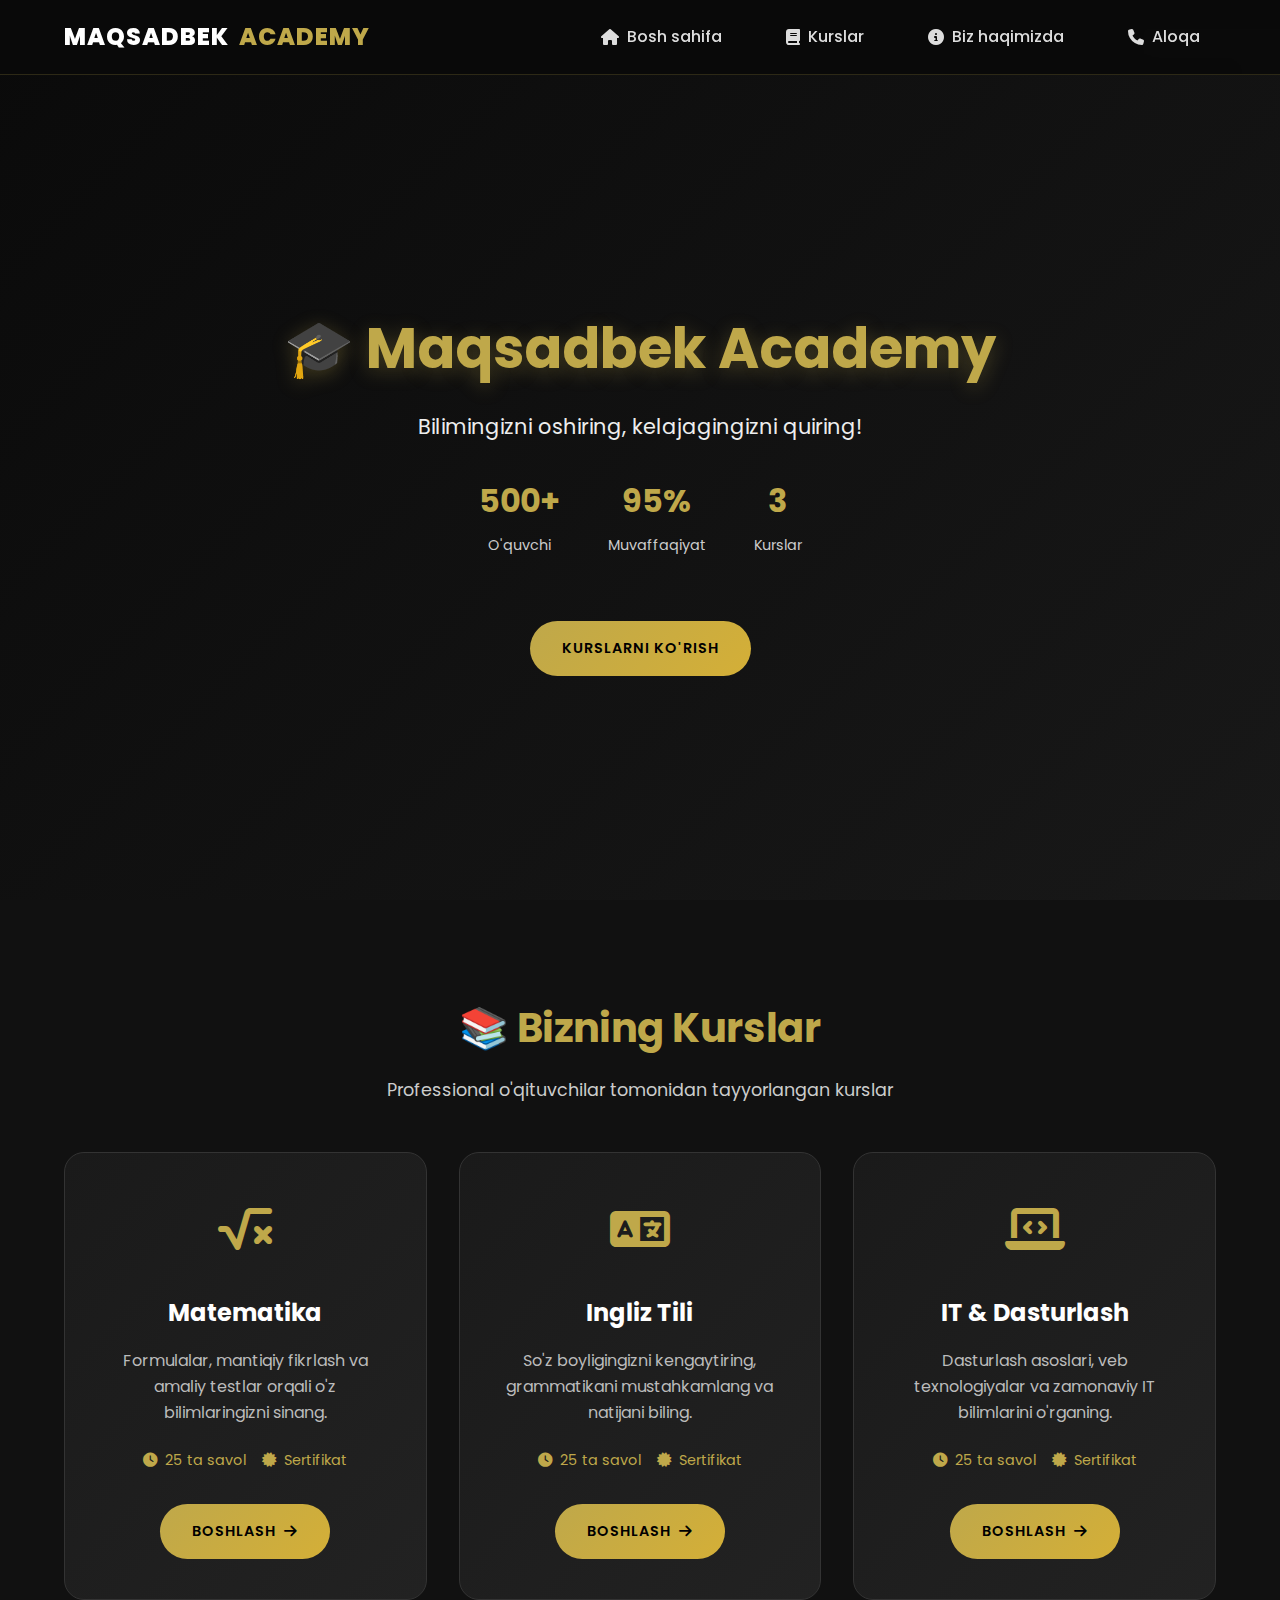
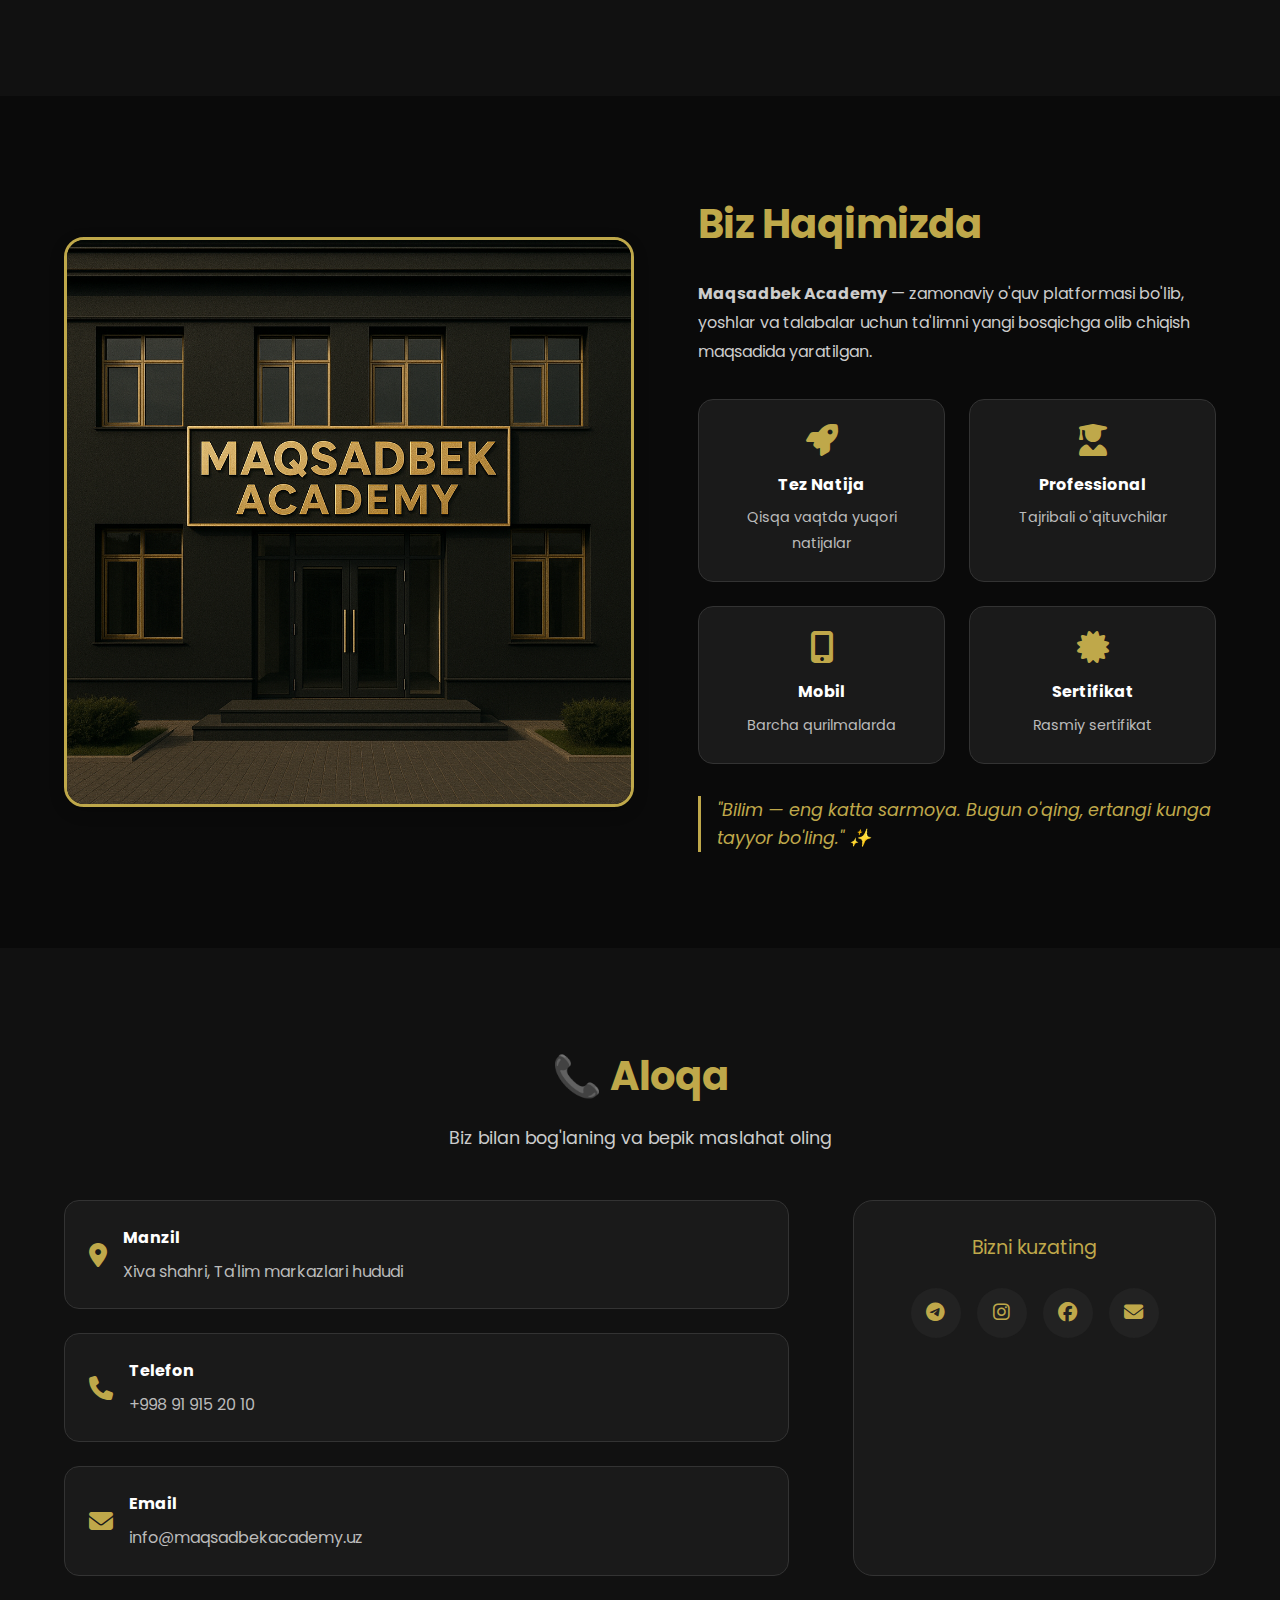
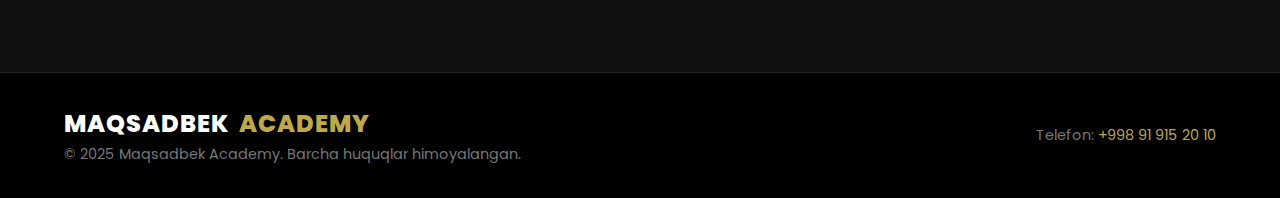
<file: Desktop/maqsadbek/index.html>
<!DOCTYPE html>
<html lang="uz">
<head>
  <meta charset="UTF-8" />
  <meta name="viewport" content="width=device-width, initial-scale=1.0"/>
  <title>Maqsadbek Academy</title>
  <link href="https://fonts.googleapis.com/css2?family=Poppins:wght@300;500;700;800&display=swap" rel="stylesheet">
  <link rel="stylesheet" href="https://cdnjs.cloudflare.com/ajax/libs/font-awesome/6.4.0/css/all.min.css">
  <link rel="stylesheet" href="style.css">
</head>
<body class="dark-theme">

  <!-- ===== NAVBAR ===== -->
  <header class="navbar">
    <div class="logo"><span>Maqsadbek</span> Academy</div>

    <button class="hamburger" id="hamburger" aria-label="Menyu">
      <span class="hamburger-box">
        <span class="hamburger-inner"></span>
      </span>
    </button>

    <nav id="primary-nav" class="nav-links">
      <a href="#hero"><i class="fas fa-home"></i> Bosh sahifa</a>
      <a href="#courses"><i class="fas fa-book"></i> Kurslar</a>
      <a href="#about"><i class="fas fa-info-circle"></i> Biz haqimizda</a>
      <a href="#contact"><i class="fas fa-phone"></i> Aloqa</a>
    </nav>
  </header>

  <!-- ===== HERO SECTION ===== -->
  <section class="hero" id="hero">
    <div class="overlay"></div>
    <div class="hero-content">
      <h1 class="fade-in">🎓 Maqsadbek Academy</h1>
      <p class="fade-in-delay">Bilimingizni oshiring, kelajagingizni quiring!</p>
<!-- ... avvalgi kodlar ... -->

<div class="hero-stats">
  <div class="stat">
    <h3>500+</h3>
    <p>O'quvchi</p>
  </div>
  <div class="stat">
    <h3>95%</h3>
    <p>Muvaffaqiyat</p>
  </div>
  <div class="stat">
    <h3>3</h3>  <!-- 2 dan 3 ga o'zgartirildi -->
    <p>Kurslar</p>
  </div>
</div>

<!-- ... qolgan kodlar ... -->
      <a href="#courses" class="btn gold-btn pulse">Kurslarni ko'rish</a>
    </div>
  </section>

  <!-- ===== COURSES SECTION ===== -->
  <section class="courses-section" id="courses">
    <div class="section-header">
      <h2>📚 Bizning Kurslar</h2>
      <p>Professional o'qituvchilar tomonidan tayyorlangan kurslar</p>
    </div>
    <div class="course-container">
      <div class="course-card">
        <div class="course-icon">
          <i class="fas fa-square-root-alt"></i>
        </div>
        <h3>Matematika</h3>
        <p>Formulalar, mantiqiy fikrlash va amaliy testlar orqali o'z bilimlaringizni sinang.</p>
        <div class="course-features">
          <span><i class="fas fa-clock"></i> 25 ta savol</span>
          <span><i class="fas fa-certificate"></i> Sertifikat</span>
        </div>
        <a href="math.html" class="btn gold-btn">Boshlash <i class="fas fa-arrow-right"></i></a>
      </div>

      <div class="course-card">
        <div class="course-icon">
          <i class="fas fa-language"></i>
        </div>
        <h3>Ingliz Tili</h3>
        <p>So'z boyligingizni kengaytiring, grammatikani mustahkamlang va natijani biling.</p>
        <div class="course-features">
          <span><i class="fas fa-clock"></i> 25 ta savol</span>
          <span><i class="fas fa-certificate"></i> Sertifikat</span>
        </div>
        <a href="english.html" class="btn gold-btn">Boshlash <i class="fas fa-arrow-right"></i></a>
      </div>

      <div class="course-card">
        <div class="course-icon">
          <i class="fas fa-laptop-code"></i>
        </div>
        <h3>IT & Dasturlash</h3>
        <p>Dasturlash asoslari, veb texnologiyalar va zamonaviy IT bilimlarini o'rganing.</p>
        <div class="course-features">
          <span><i class="fas fa-clock"></i> 25 ta savol</span>
          <span><i class="fas fa-certificate"></i> Sertifikat</span>
        </div>
        <a href="it.html" class="btn gold-btn">Boshlash <i class="fas fa-arrow-right"></i></a>
      </div>
    </div>
  </section>

  <!-- ===== ABOUT SECTION ===== -->
  <section id="about" class="about-section">
    <div class="about-container">
      <div class="about-image">
        <img src="rasm (2).png" alt="Maqsadbek Academy" />
      </div>
      <div class="about-text">
        <h2>Biz Haqimizda</h2>
        <p>
          <strong>Maqsadbek Academy</strong> — zamonaviy o'quv platformasi bo'lib, 
          yoshlar va talabalar uchun ta'limni yangi bosqichga olib chiqish maqsadida yaratilgan.
        </p>
        
        <div class="features-grid">
          <div class="feature">
            <i class="fas fa-rocket"></i>
            <h4>Tez Natija</h4>
            <p>Qisqa vaqtda yuqori natijalar</p>
          </div>
          <div class="feature">
            <i class="fas fa-user-graduate"></i>
            <h4>Professional</h4>
            <p>Tajribali o'qituvchilar</p>
          </div>
          <div class="feature">
            <i class="fas fa-mobile-alt"></i>
            <h4>Mobil</h4>
            <p>Barcha qurilmalarda</p>
          </div>
          <div class="feature">
            <i class="fas fa-certificate"></i>
            <h4>Sertifikat</h4>
            <p>Rasmiy sertifikat</p>
          </div>
        </div>

        <blockquote class="about-quote">
          "Bilim — eng katta sarmoya. Bugun o'qing, ertangi kunga tayyor bo'ling." ✨
        </blockquote>
      </div>
    </div>
  </section>

  <!-- ===== CONTACT SECTION ===== -->
  <section id="contact" class="contact-section">
    <div class="section-header">
      <h2>📞 Aloqa</h2>
      <p>Biz bilan bog'laning va bepik maslahat oling</p>
    </div>
    
    <div class="contact-inner">
      <div class="contact-left">
        <div class="contact-cards">
          <div class="contact-card">
            <i class="fa-solid fa-location-dot"></i>
            <div>
              <h4>Manzil</h4>
              <p>Xiva shahri, Ta'lim markazlari hududi</p>
            </div>
          </div>

          <div class="contact-card">
            <i class="fa-solid fa-phone"></i>
            <div>
              <h4>Telefon</h4>
              <p><a href="tel:+998919152010">+998 91 915 20 10</a></p>
            </div>
          </div>

          <div class="contact-card">
            <i class="fa-solid fa-envelope"></i>
            <div>
              <h4>Email</h4>
              <p><a href="mailto:info@maqsadbekacademy.uz">info@maqsadbekacademy.uz</a></p>
            </div>
          </div>
        </div>
      </div>

      <div class="contact-right">
        <div class="social-box">
          <p class="follow">Bizni kuzating</p>
          <div class="socials">
            <a href="#" target="_blank"><i class="fa-brands fa-telegram"></i></a>
            <a href="https://instagram.com/6.saparboyevv" target="_blank"><i class="fa-brands fa-instagram"></i></a>
            <a href="#"><i class="fa-brands fa-facebook"></i></a>
            <a href="#"><i class="fa-solid fa-envelope"></i></a>
          </div>
        </div>
      </div>
    </div>
  </section>

  <!-- ===== FOOTER ===== -->
  <footer class="site-footer">
    <div class="footer-inner">
      <div class="f-left">
        <div class="logo"><span>Maqsadbek</span> Academy</div>
        <p class="muted">© 2025 Maqsadbek Academy. Barcha huquqlar himoyalangan.</p>
      </div>

      <div class="f-right">
        <p class="muted">Telefon: <a href="tel:+998919152010">+998 91 915 20 10</a></p>
      </div>
    </div>
  </footer>

  <script src="script.js"></script>
</body>
</html>
</file>
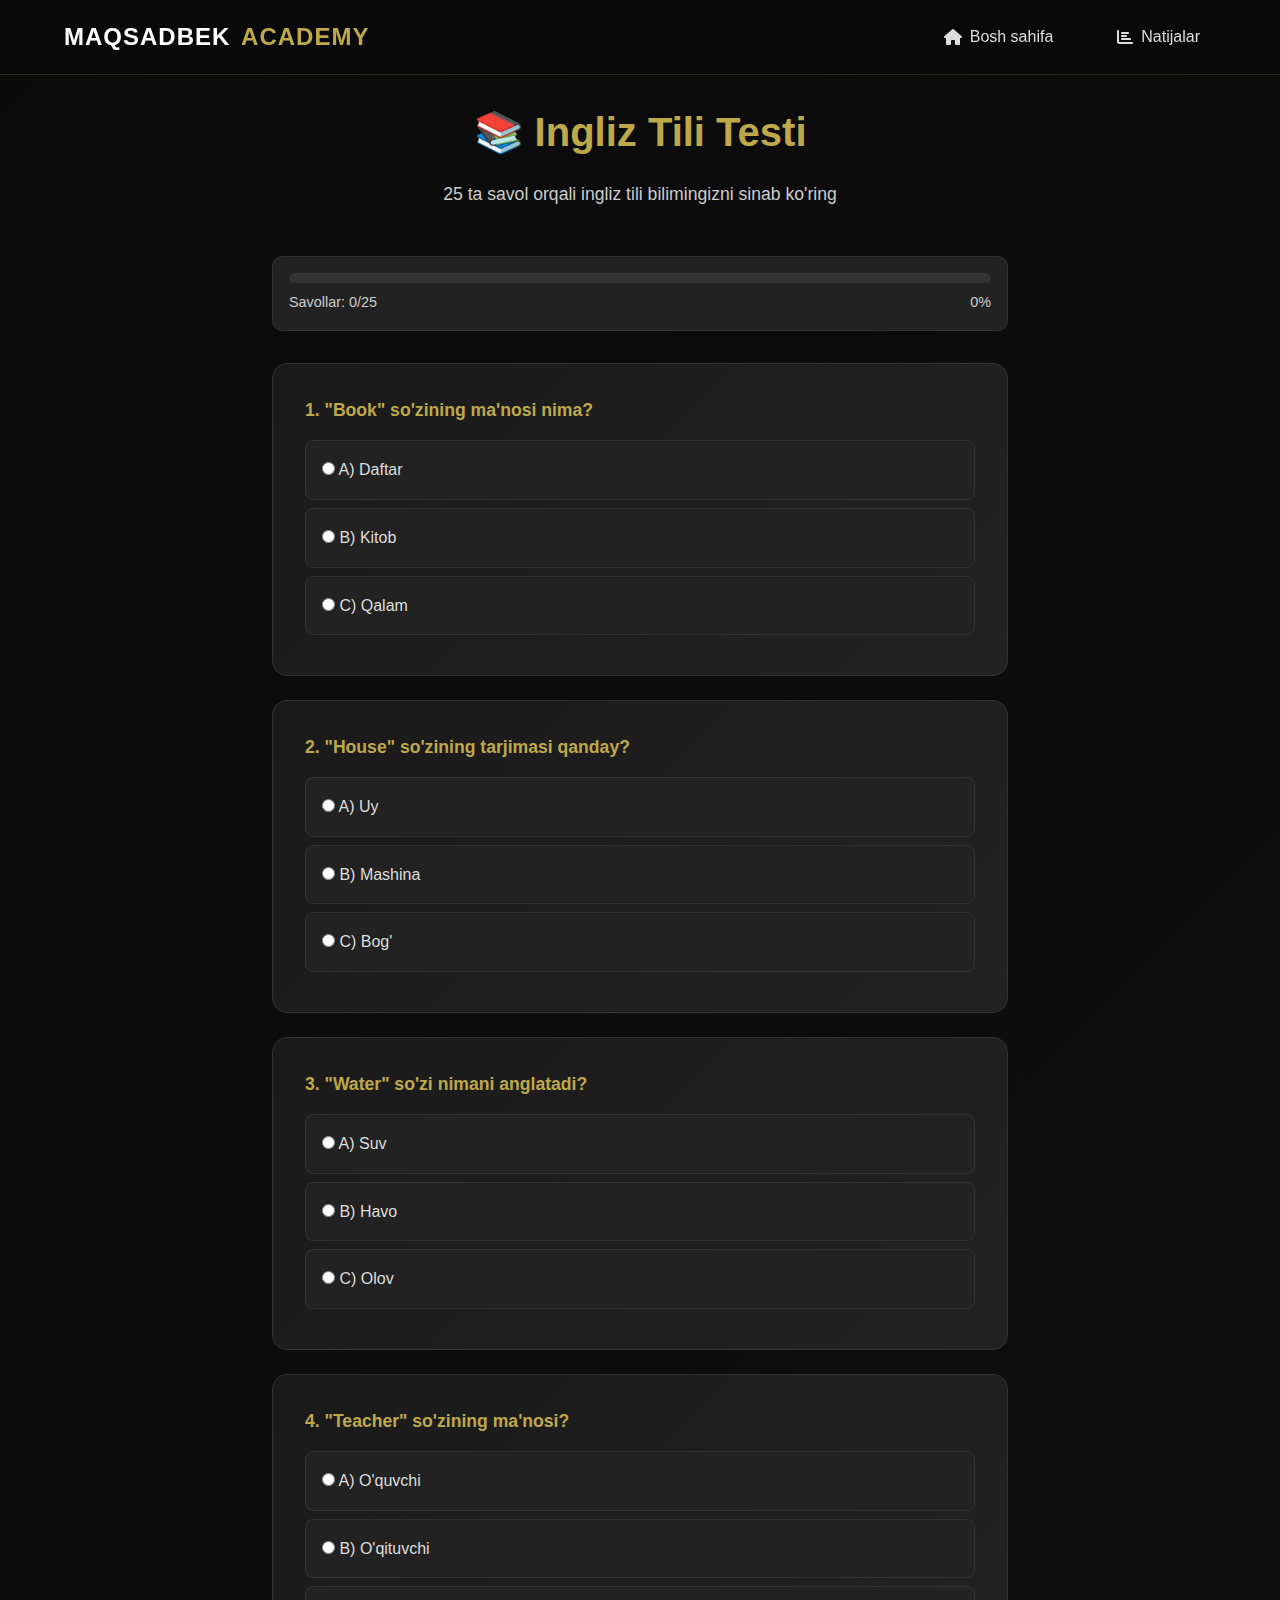
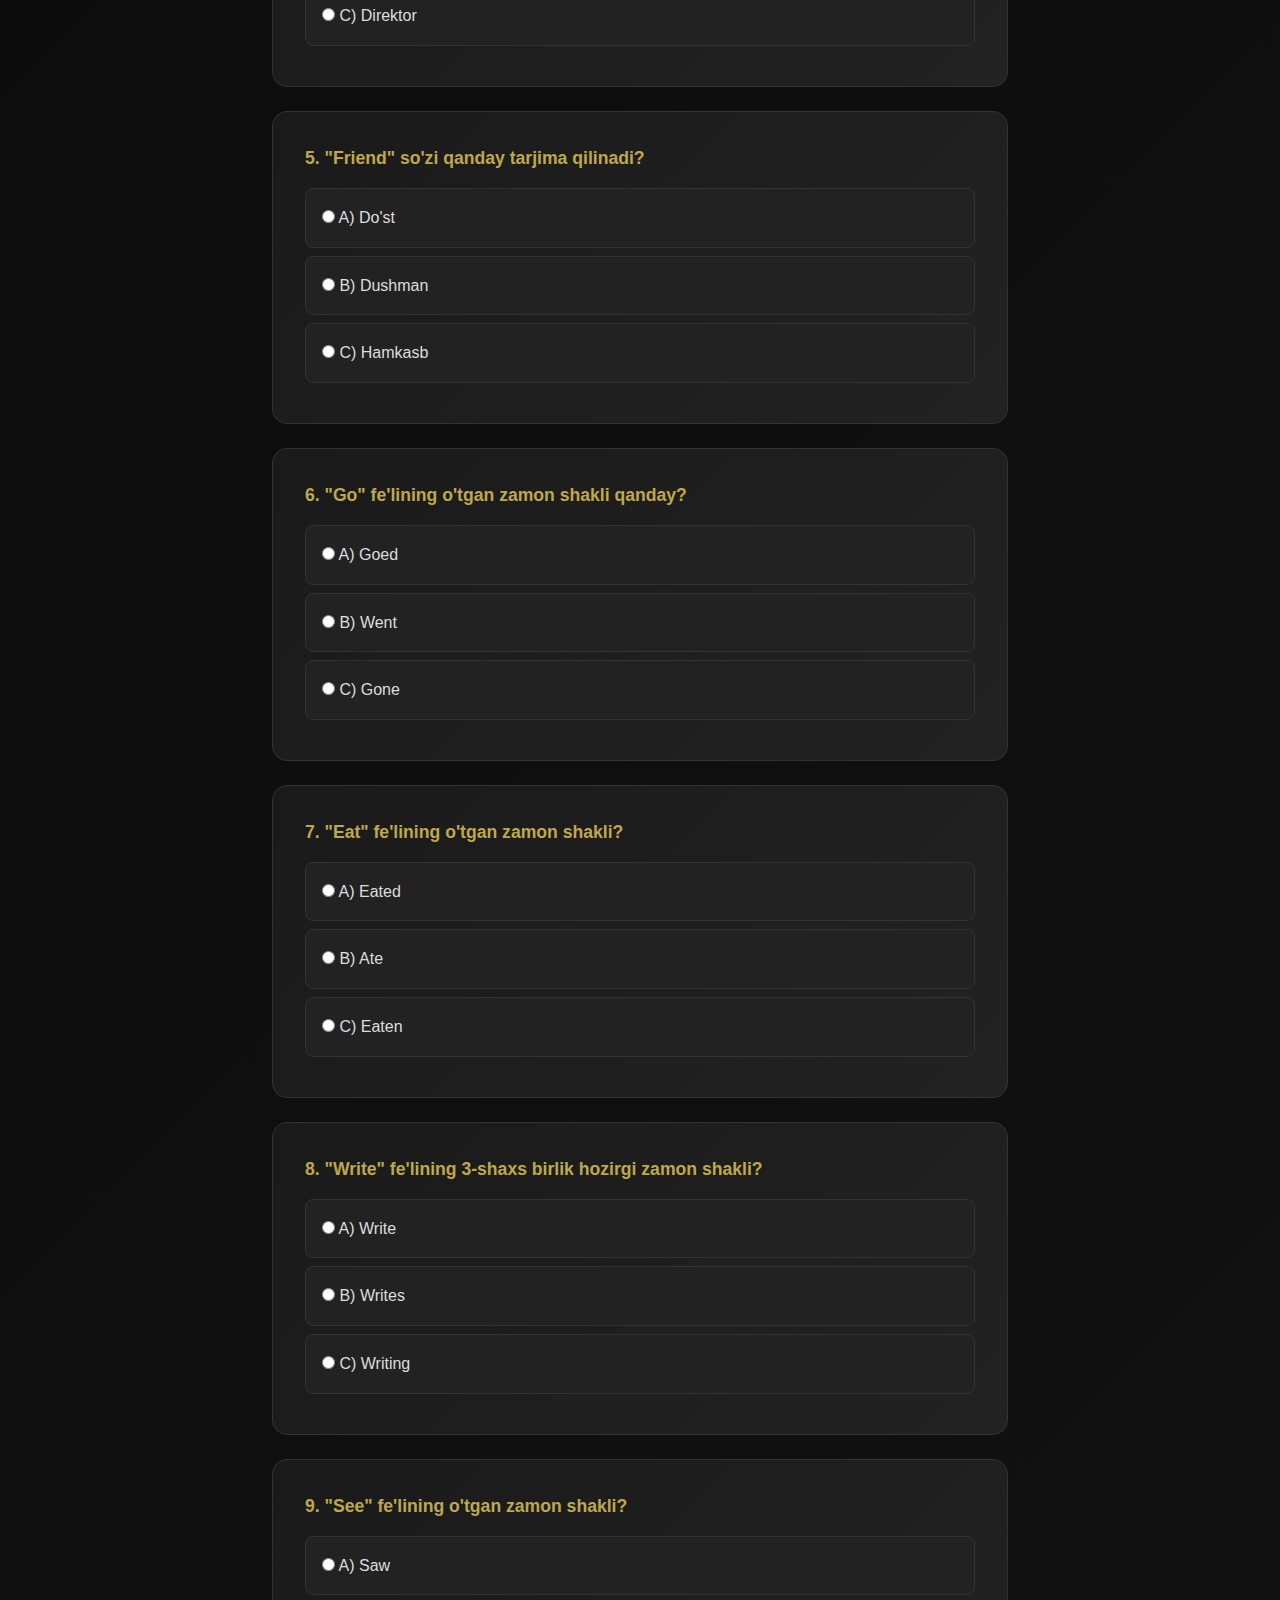
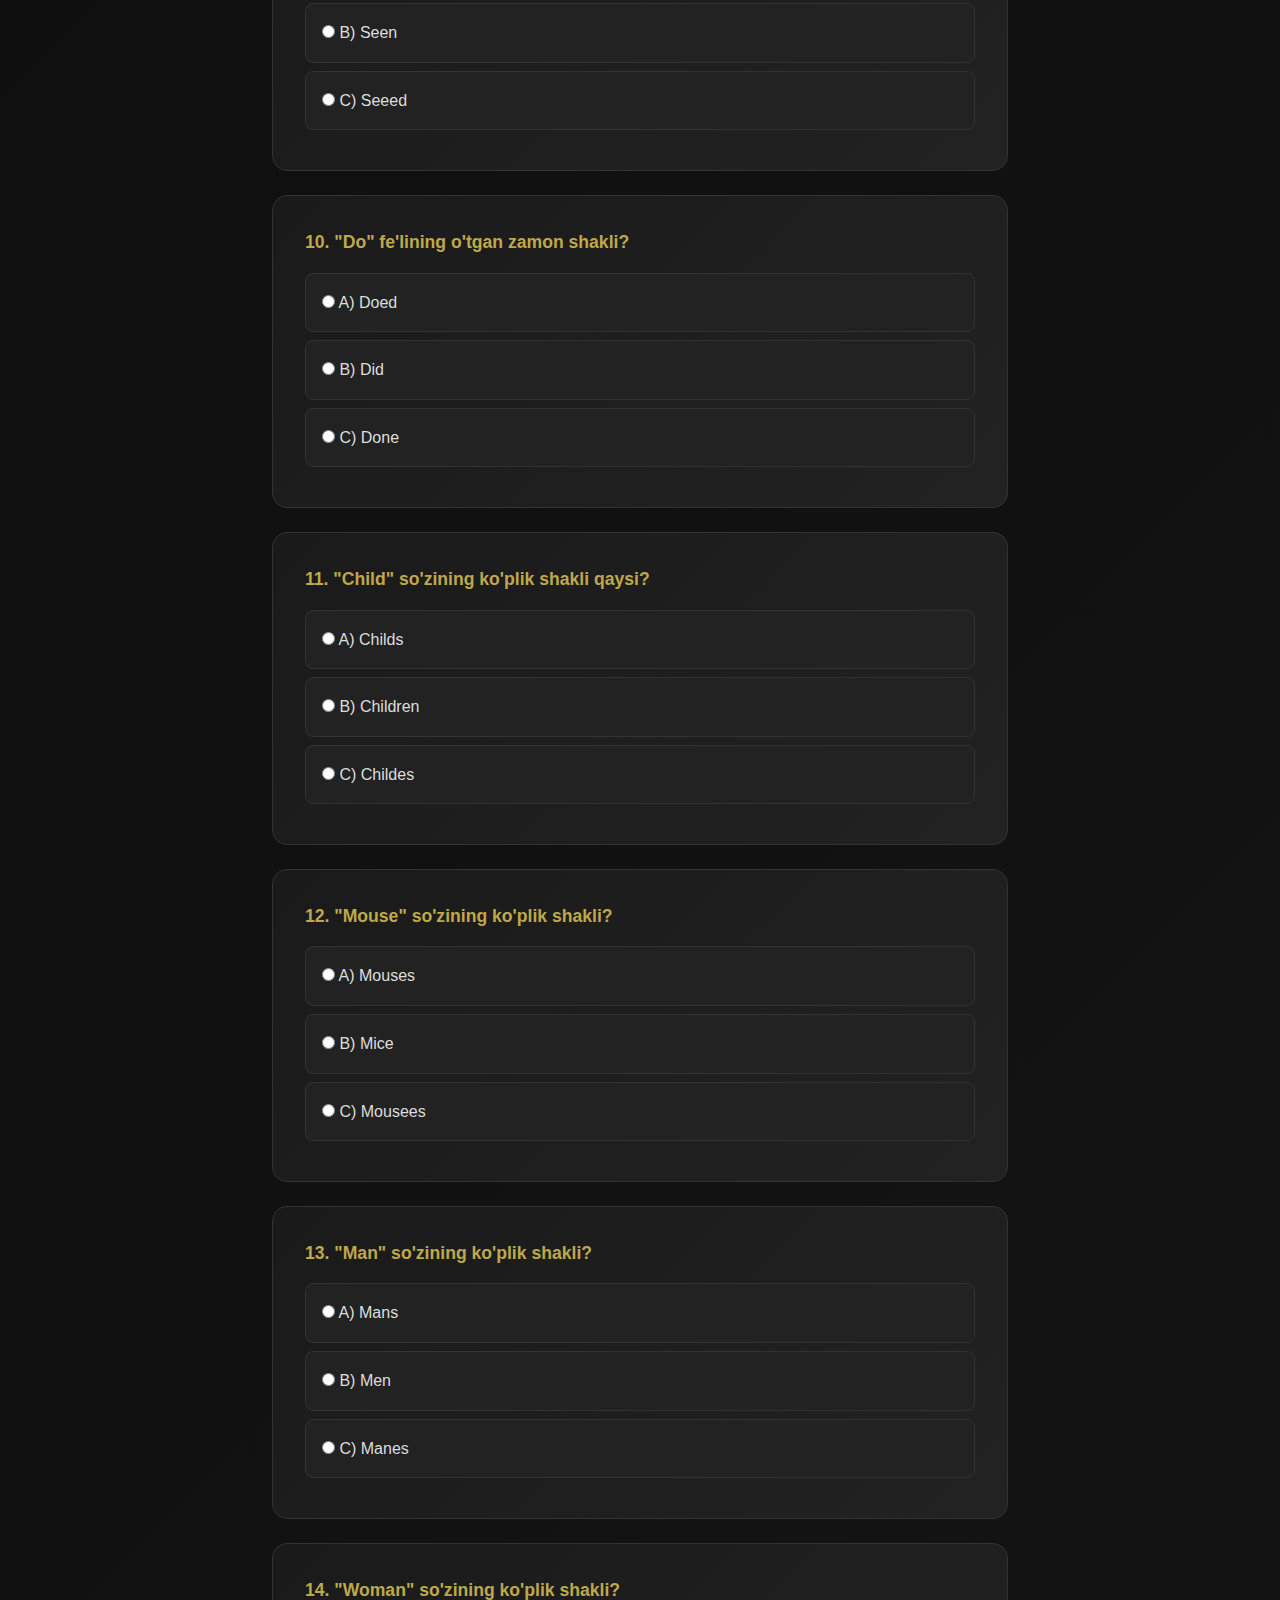
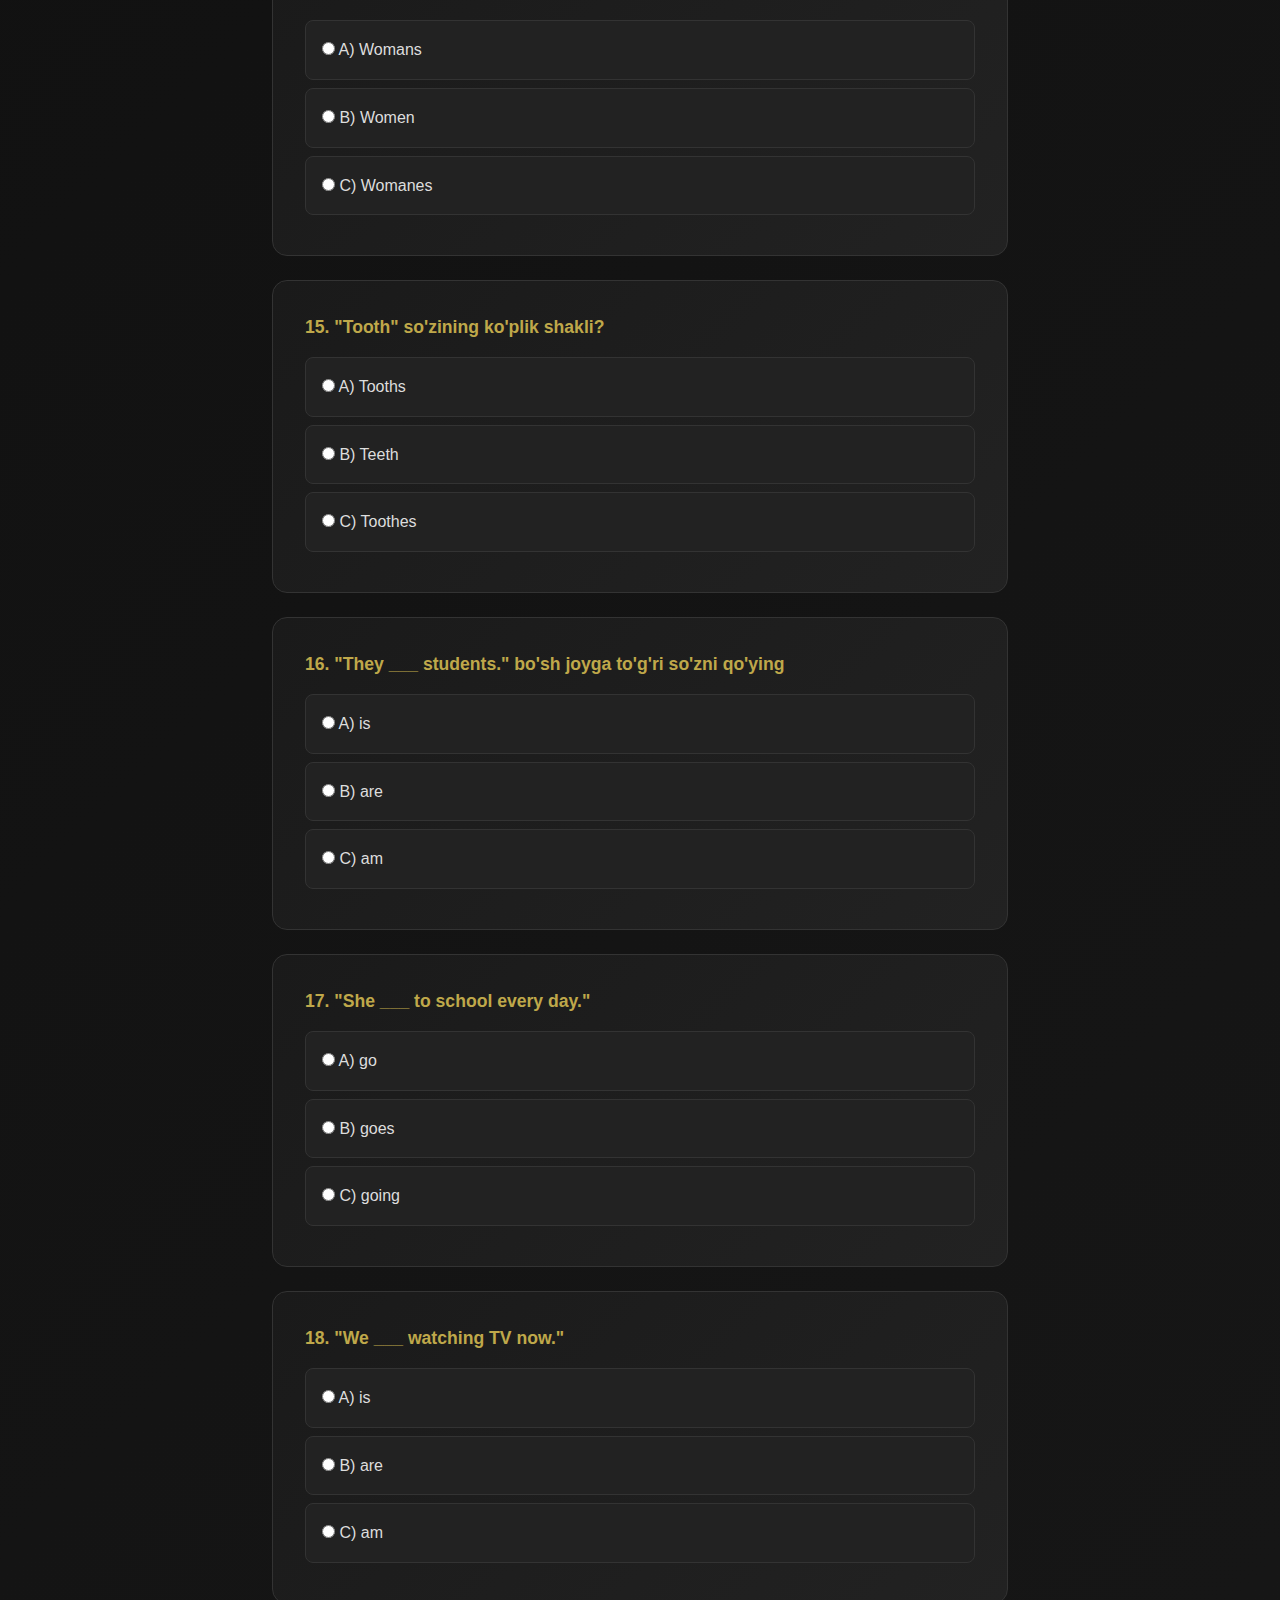
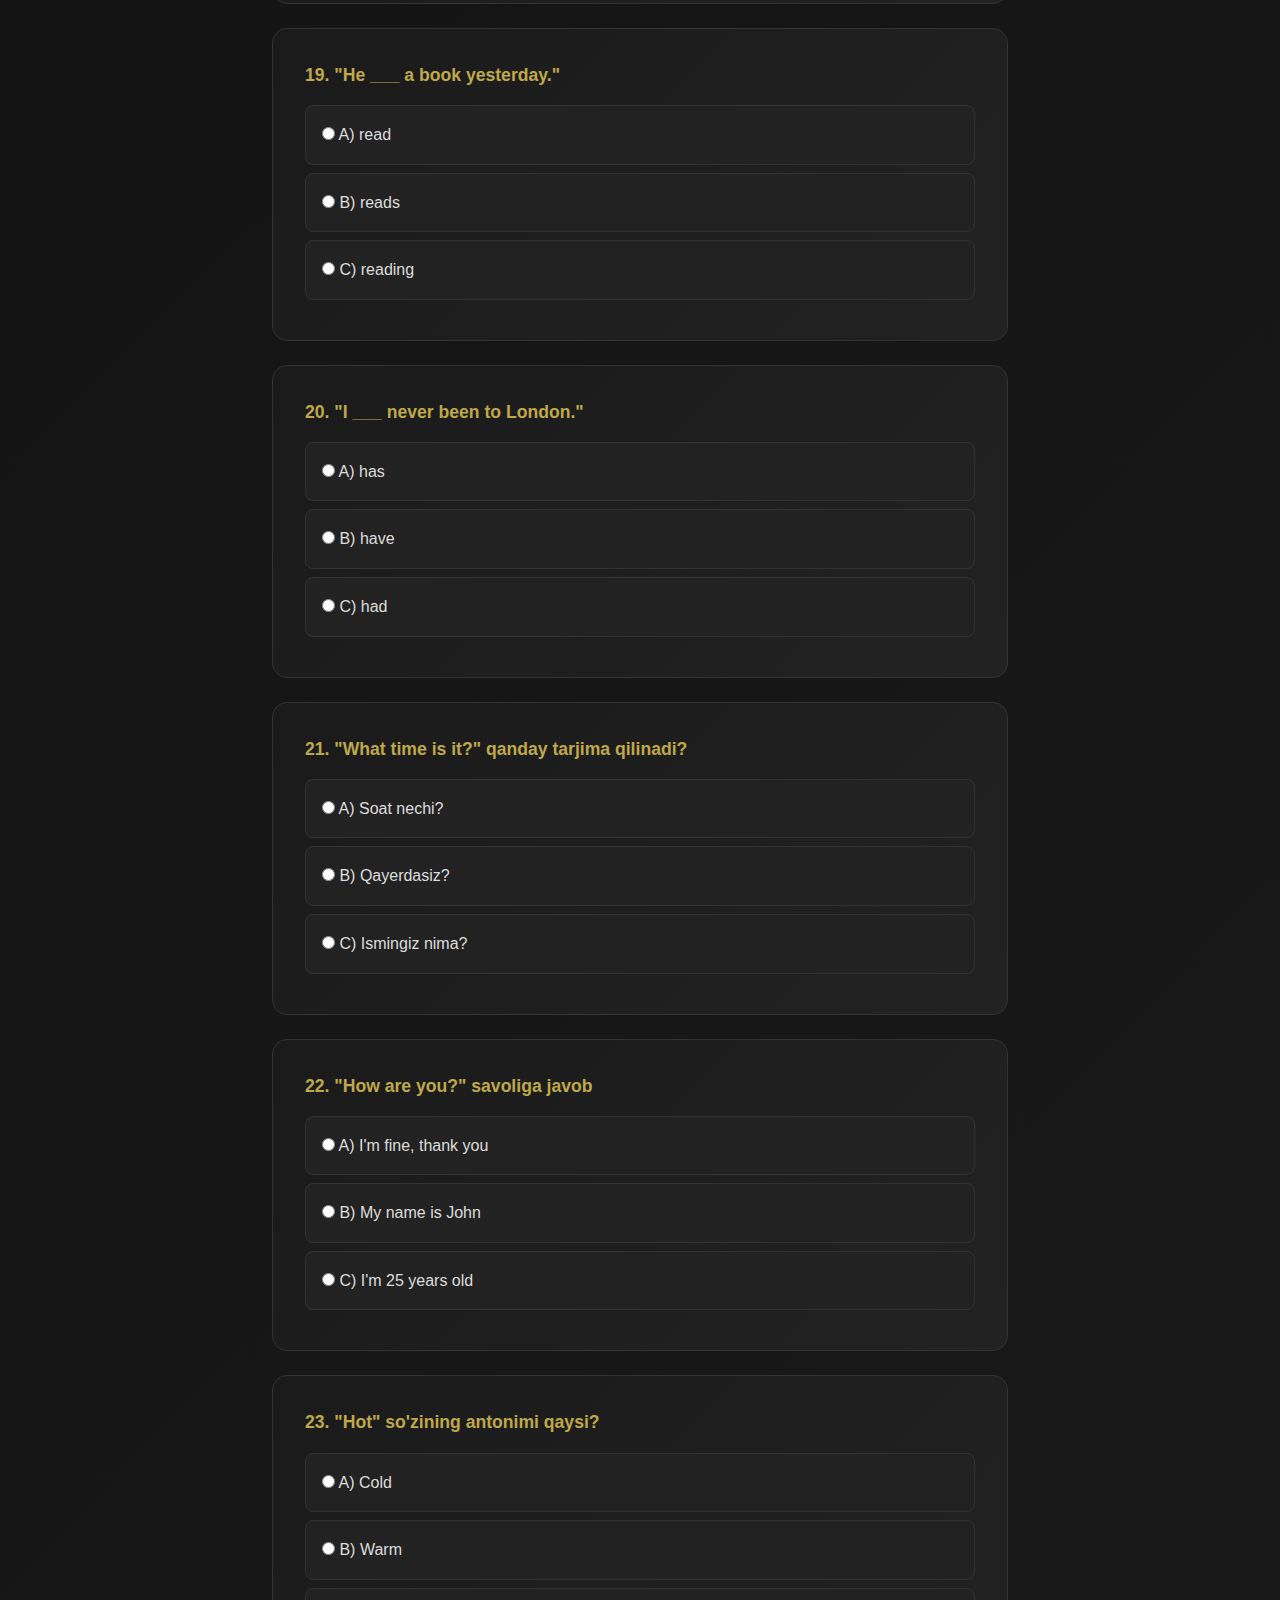
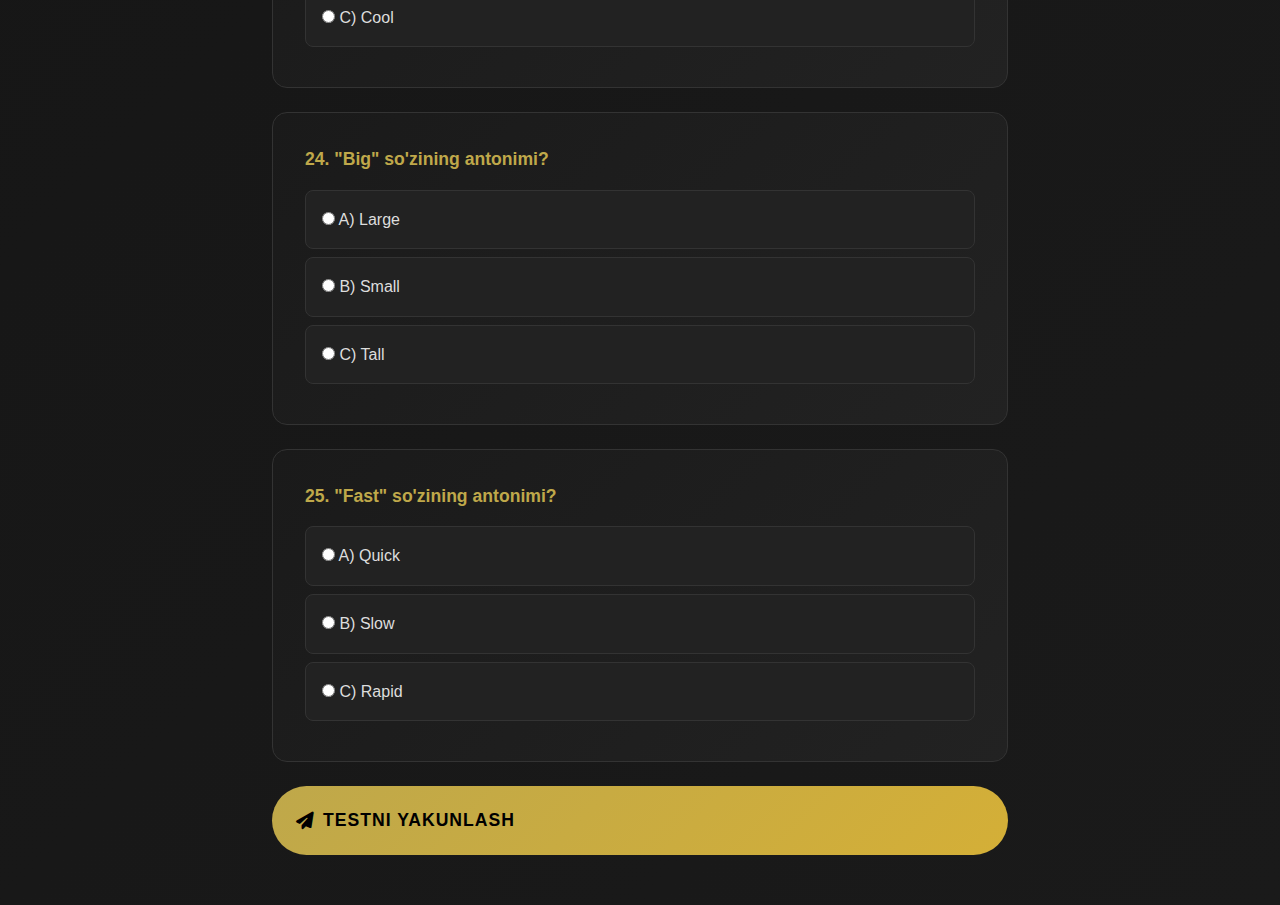
<file: Desktop/maqsadbek/english.html>
<!DOCTYPE html>
<html lang="uz">
<head>
  <meta charset="UTF-8" />
  <meta name="viewport" content="width=device-width, initial-scale=1.0"/>
  <title>Ingliz Tili Testi | Maqsadbek Academy</title>
  <link rel="stylesheet" href="style.css">
  <link rel="stylesheet" href="https://cdnjs.cloudflare.com/ajax/libs/font-awesome/6.4.0/css/all.min.css">
</head>
<body class="dark-theme">

  <header class="navbar">
    <div class="logo"><span>Maqsadbek</span> Academy</div>
    <nav class="nav-links">
      <a href="index.html"><i class="fas fa-home"></i> Bosh sahifa</a>
      <a href="result.html"><i class="fas fa-chart-bar"></i> Natijalar</a>
    </nav>
  </header>

  <main class="test-container">
    <div class="test-header">
      <h1>📚 Ingliz Tili Testi</h1>
      <p>25 ta savol orqali ingliz tili bilimingizni sinab ko'ring</p>
    </div>

    <div class="progress-container">
      <div class="progress-bar">
        <div class="progress-fill" id="progressFillEng"></div>
      </div>
      <div class="progress-text">
        <span>Savollar: <span id="currentQEng">0</span>/25</span>
        <span id="progressPercentEng">0%</span>
      </div>
    </div>

    <form id="englishTest">
      <!-- 1-5: Asosiy so'zlar -->
      <div class="quiz-card">
        <p class="qnum">1. "Book" so'zining ma'nosi nima?</p>
        <label><input type="radio" name="q1" value="a"> A) Daftar</label>
        <label><input type="radio" name="q1" value="b"> B) Kitob</label>
        <label><input type="radio" name="q1" value="c"> C) Qalam</label>
      </div>

      <div class="quiz-card">
        <p class="qnum">2. "House" so'zining tarjimasi qanday?</p>
        <label><input type="radio" name="q2" value="a"> A) Uy</label>
        <label><input type="radio" name="q2" value="b"> B) Mashina</label>
        <label><input type="radio" name="q2" value="c"> C) Bog'</label>
      </div>

      <div class="quiz-card">
        <p class="qnum">3. "Water" so'zi nimani anglatadi?</p>
        <label><input type="radio" name="q3" value="a"> A) Suv</label>
        <label><input type="radio" name="q3" value="b"> B) Havo</label>
        <label><input type="radio" name="q3" value="c"> C) Olov</label>
      </div>

      <div class="quiz-card">
        <p class="qnum">4. "Teacher" so'zining ma'nosi?</p>
        <label><input type="radio" name="q4" value="a"> A) O'quvchi</label>
        <label><input type="radio" name="q4" value="b"> B) O'qituvchi</label>
        <label><input type="radio" name="q4" value="c"> C) Direktor</label>
      </div>

      <div class="quiz-card">
        <p class="qnum">5. "Friend" so'zi qanday tarjima qilinadi?</p>
        <label><input type="radio" name="q5" value="a"> A) Do'st</label>
        <label><input type="radio" name="q5" value="b"> B) Dushman</label>
        <label><input type="radio" name="q5" value="c"> C) Hamkasb</label>
      </div>

      <!-- 6-10: Fe'llar -->
      <div class="quiz-card">
        <p class="qnum">6. "Go" fe'lining o'tgan zamon shakli qanday?</p>
        <label><input type="radio" name="q6" value="a"> A) Goed</label>
        <label><input type="radio" name="q6" value="b"> B) Went</label>
        <label><input type="radio" name="q6" value="c"> C) Gone</label>
      </div>

      <div class="quiz-card">
        <p class="qnum">7. "Eat" fe'lining o'tgan zamon shakli?</p>
        <label><input type="radio" name="q7" value="a"> A) Eated</label>
        <label><input type="radio" name="q7" value="b"> B) Ate</label>
        <label><input type="radio" name="q7" value="c"> C) Eaten</label>
      </div>

      <div class="quiz-card">
        <p class="qnum">8. "Write" fe'lining 3-shaxs birlik hozirgi zamon shakli?</p>
        <label><input type="radio" name="q8" value="a"> A) Write</label>
        <label><input type="radio" name="q8" value="b"> B) Writes</label>
        <label><input type="radio" name="q8" value="c"> C) Writing</label>
      </div>
      <div class="quiz-card">
        <p class="qnum">9. "See" fe'lining o'tgan zamon shakli?</p>
        <label><input type="radio" name="q9" value="a"> A) Saw</label>
        <label><input type="radio" name="q9" value="b"> B) Seen</label>
        <label><input type="radio" name="q9" value="c"> C) Seeed</label>
      </div>

      <div class="quiz-card">
        <p class="qnum">10. "Do" fe'lining o'tgan zamon shakli?</p>
        <label><input type="radio" name="q10" value="a"> A) Doed</label>
        <label><input type="radio" name="q10" value="b"> B) Did</label>
        <label><input type="radio" name="q10" value="c"> C) Done</label>
      </div>

      <!-- 11-15: Ko'plik shakllari -->
      <div class="quiz-card">
        <p class="qnum">11. "Child" so'zining ko'plik shakli qaysi?</p>
        <label><input type="radio" name="q11" value="a"> A) Childs</label>
        <label><input type="radio" name="q11" value="b"> B) Children</label>
        <label><input type="radio" name="q11" value="c"> C) Childes</label>
      </div>

      <div class="quiz-card">
        <p class="qnum">12. "Mouse" so'zining ko'plik shakli?</p>
        <label><input type="radio" name="q12" value="a"> A) Mouses</label>
        <label><input type="radio" name="q12" value="b"> B) Mice</label>
        <label><input type="radio" name="q12" value="c"> C) Mousees</label>
      </div>

      <div class="quiz-card">
        <p class="qnum">13. "Man" so'zining ko'plik shakli?</p>
        <label><input type="radio" name="q13" value="a"> A) Mans</label>
        <label><input type="radio" name="q13" value="b"> B) Men</label>
        <label><input type="radio" name="q13" value="c"> C) Manes</label>
      </div>

      <div class="quiz-card">
        <p class="qnum">14. "Woman" so'zining ko'plik shakli?</p>
        <label><input type="radio" name="q14" value="a"> A) Womans</label>
        <label><input type="radio" name="q14" value="b"> B) Women</label>
        <label><input type="radio" name="q14" value="c"> C) Womanes</label>
      </div>

      <div class="quiz-card">
        <p class="qnum">15. "Tooth" so'zining ko'plik shakli?</p>
        <label><input type="radio" name="q15" value="a"> A) Tooths</label>
        <label><input type="radio" name="q15" value="b"> B) Teeth</label>
        <label><input type="radio" name="q15" value="c"> C) Toothes</label>
      </div>

      <!-- 16-20: Gap tuzish -->
      <div class="quiz-card">
        <p class="qnum">16. "They ___ students." bo'sh joyga to'g'ri so'zni qo'ying</p>
        <label><input type="radio" name="q16" value="a"> A) is</label>
        <label><input type="radio" name="q16" value="b"> B) are</label>
        <label><input type="radio" name="q16" value="c"> C) am</label>
      </div>

      <div class="quiz-card">
        <p class="qnum">17. "She ___ to school every day."</p>
        <label><input type="radio" name="q17" value="a"> A) go</label>
        <label><input type="radio" name="q17" value="b"> B) goes</label>
        <label><input type="radio" name="q17" value="c"> C) going</label>
      </div>

      <div class="quiz-card">
        <p class="qnum">18. "We ___ watching TV now."</p>
        <label><input type="radio" name="q18" value="a"> A) is</label>
        <label><input type="radio" name="q18" value="b"> B) are</label>
        <label><input type="radio" name="q18" value="c"> C) am</label>
      </div>

      <div class="quiz-card">
        <p class="qnum">19. "He ___ a book yesterday."</p>
        <label><input type="radio" name="q19" value="a"> A) read</label>
        <label><input type="radio" name="q19" value="b"> B) reads</label>
        <label><input type="radio" name="q19" value="c"> C) reading</label>
      </div>

      <div class="quiz-card">
        <p class="qnum">20. "I ___ never been to London."</p>
        <label><input type="radio" name="q20" value="a"> A) has</label>
        <label><input type="radio" name="q20" value="b"> B) have</label>
        <label><input type="radio" name="q20" value="c"> C) had</label>
      </div>
      <!-- 21-25: So'rov va antonimlar -->
      <div class="quiz-card">
        <p class="qnum">21. "What time is it?" qanday tarjima qilinadi?</p>
        <label><input type="radio" name="q21" value="a"> A) Soat nechi?</label>
        <label><input type="radio" name="q21" value="b"> B) Qayerdasiz?</label>
        <label><input type="radio" name="q21" value="c"> C) Ismingiz nima?</label>
      </div>

      <div class="quiz-card">
        <p class="qnum">22. "How are you?" savoliga javob</p>
        <label><input type="radio" name="q22" value="a"> A) I'm fine, thank you</label>
        <label><input type="radio" name="q22" value="b"> B) My name is John</label>
        <label><input type="radio" name="q22" value="c"> C) I'm 25 years old</label>
      </div>

      <div class="quiz-card">
        <p class="qnum">23. "Hot" so'zining antonimi qaysi?</p>
        <label><input type="radio" name="q23" value="a"> A) Cold</label>
        <label><input type="radio" name="q23" value="b"> B) Warm</label>
        <label><input type="radio" name="q23" value="c"> C) Cool</label>
      </div>

      <div class="quiz-card">
        <p class="qnum">24. "Big" so'zining antonimi?</p>
        <label><input type="radio" name="q24" value="a"> A) Large</label>
        <label><input type="radio" name="q24" value="b"> B) Small</label>
        <label><input type="radio" name="q24" value="c"> C) Tall</label>
      </div>

      <div class="quiz-card">
        <p class="qnum">25. "Fast" so'zining antonimi?</p>
        <label><input type="radio" name="q25" value="a"> A) Quick</label>
        <label><input type="radio" name="q25" value="b"> B) Slow</label>
        <label><input type="radio" name="q25" value="c"> C) Rapid</label>
      </div>

      <button type="submit" class="btn gold-btn" style="width: 100%; padding: 1.5rem; font-size: 1.1rem;">
        <i class="fas fa-paper-plane"></i> Testni Yakunlash
      </button>
    </form>
  </main>

  <script src="script.js"></script>
</body>
</html>
</file>
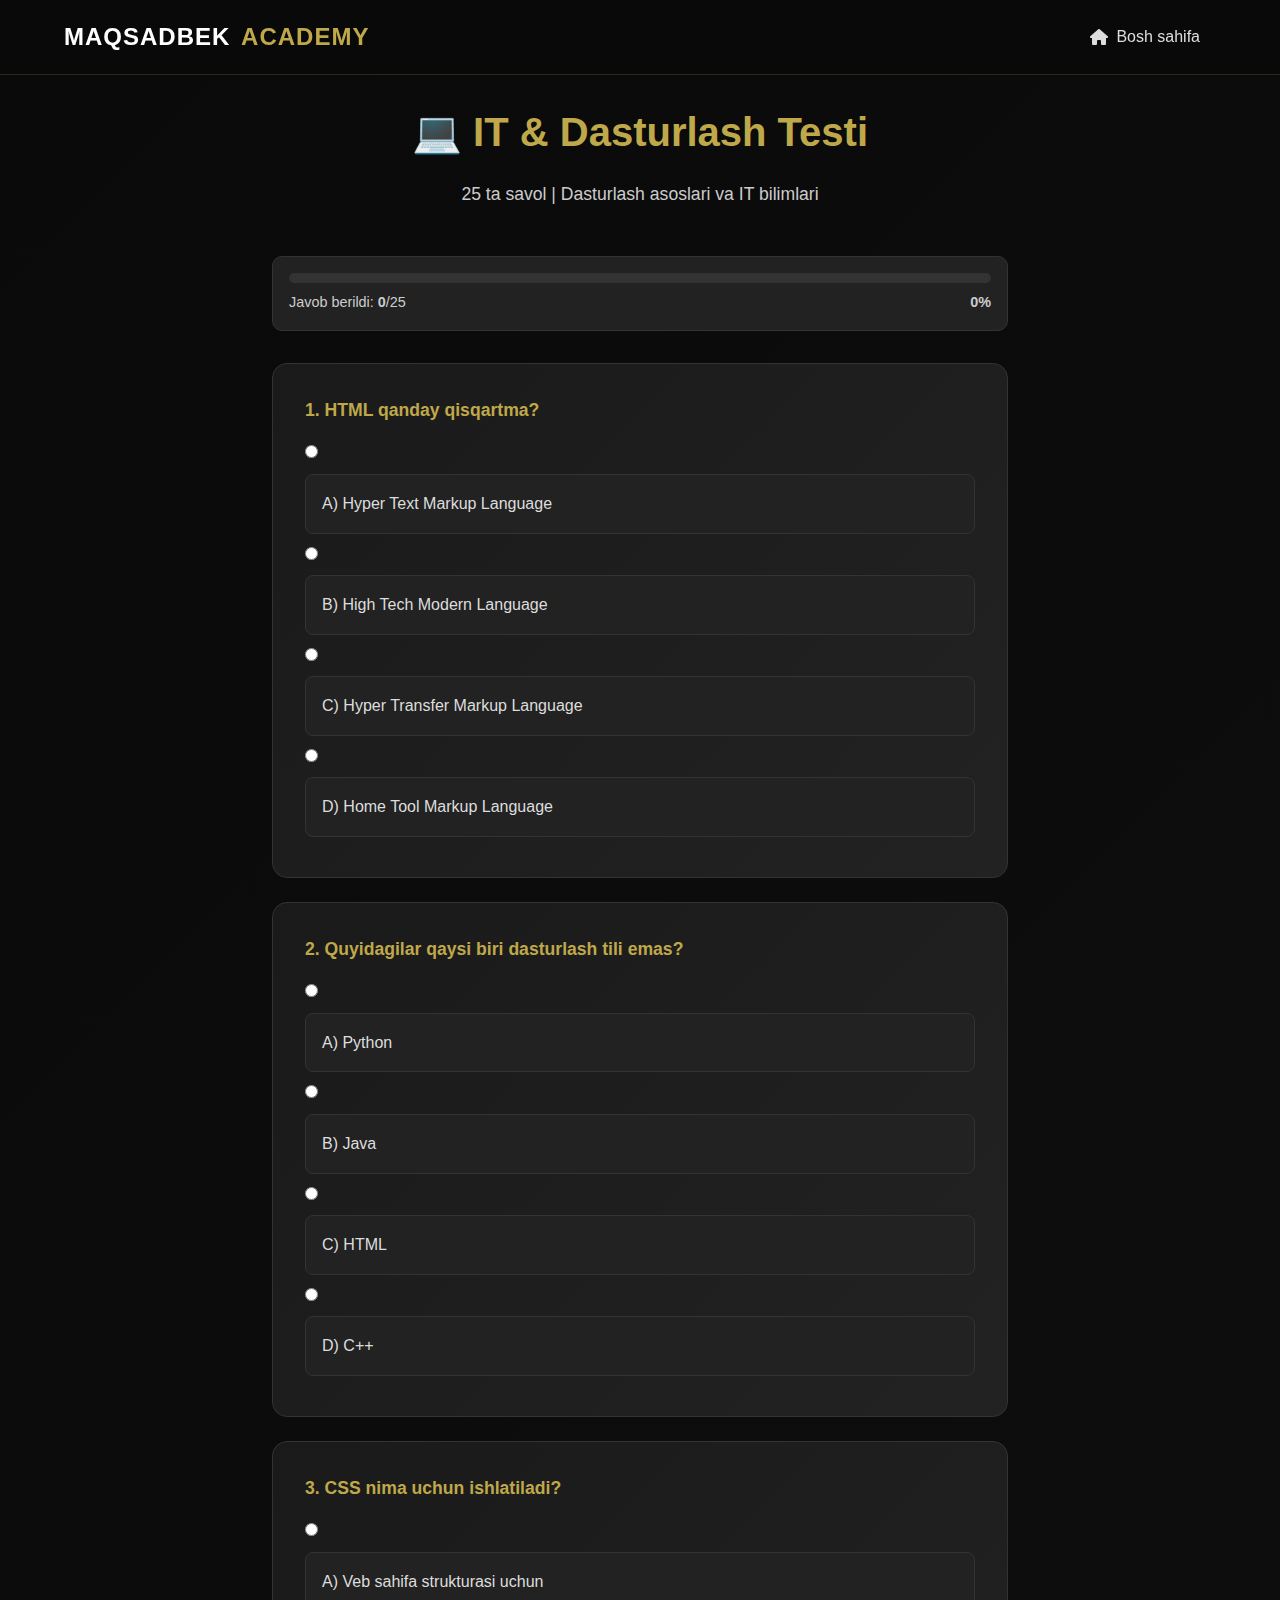
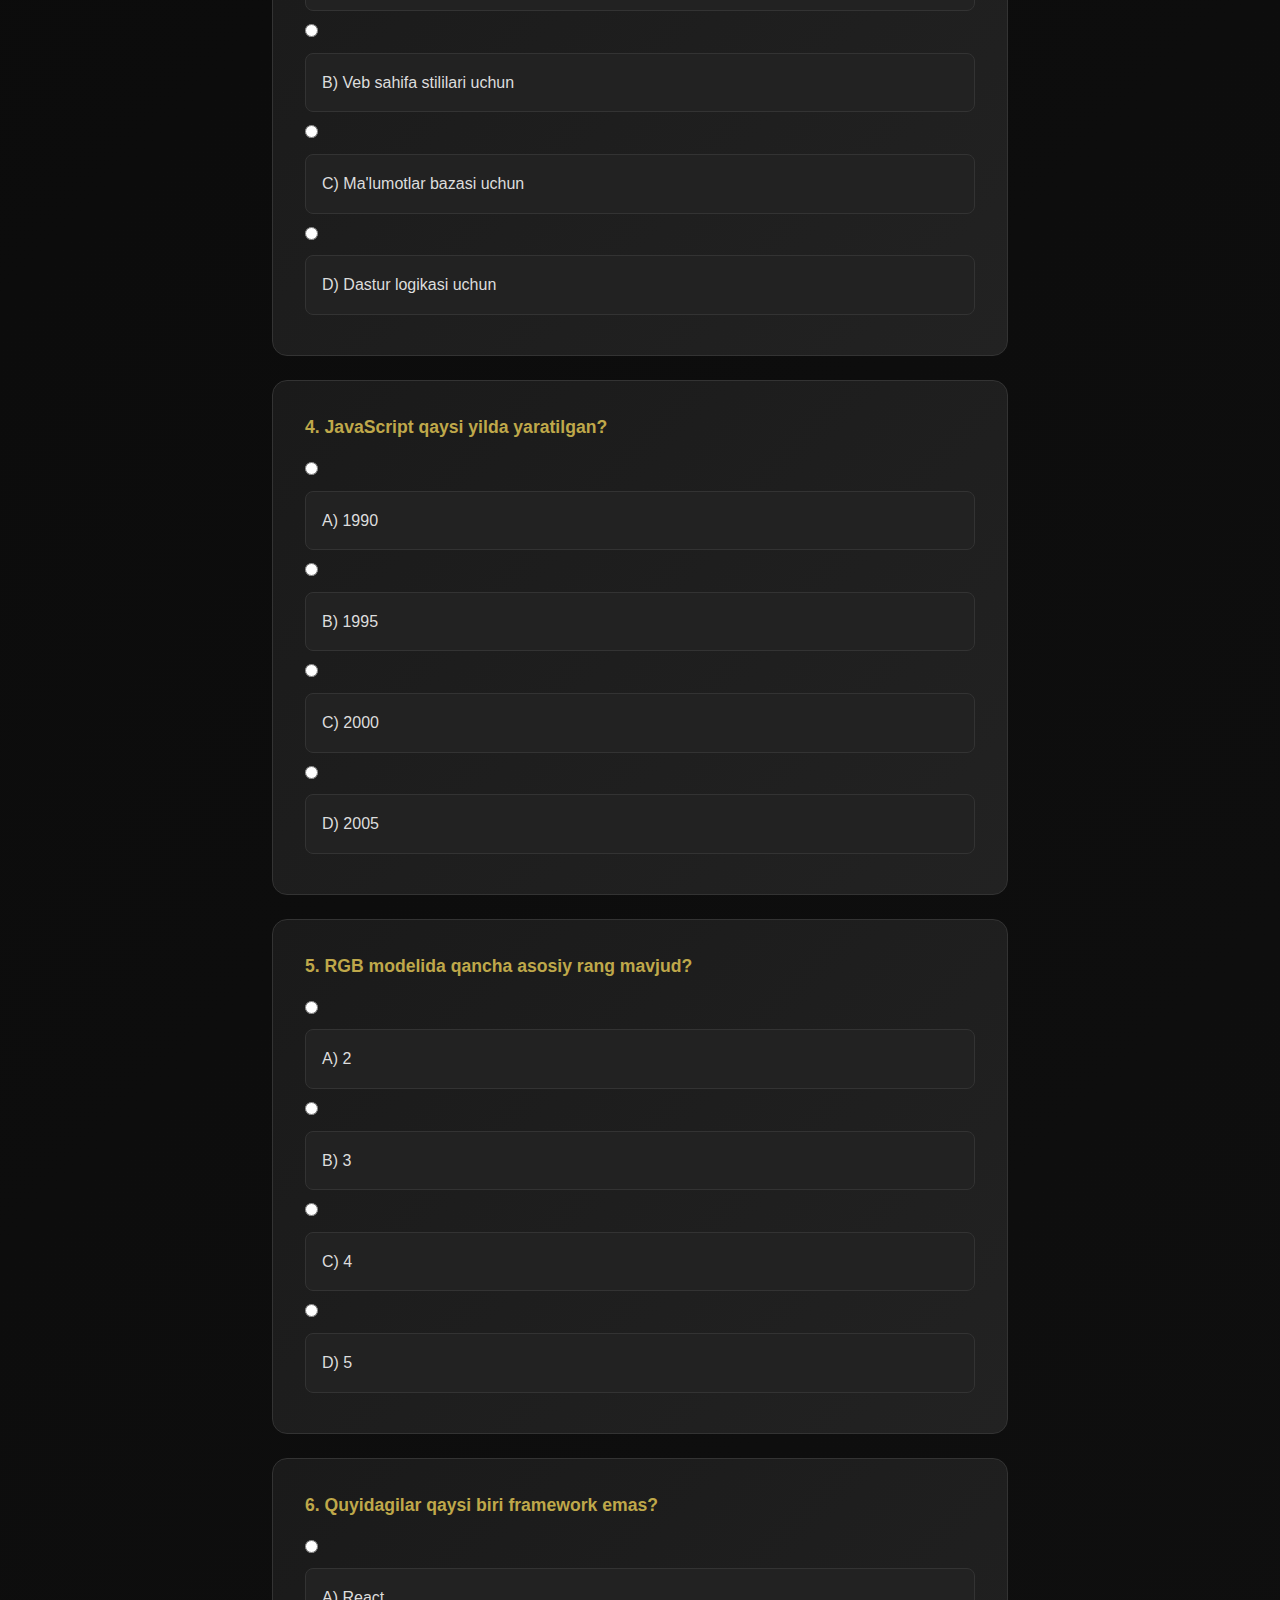
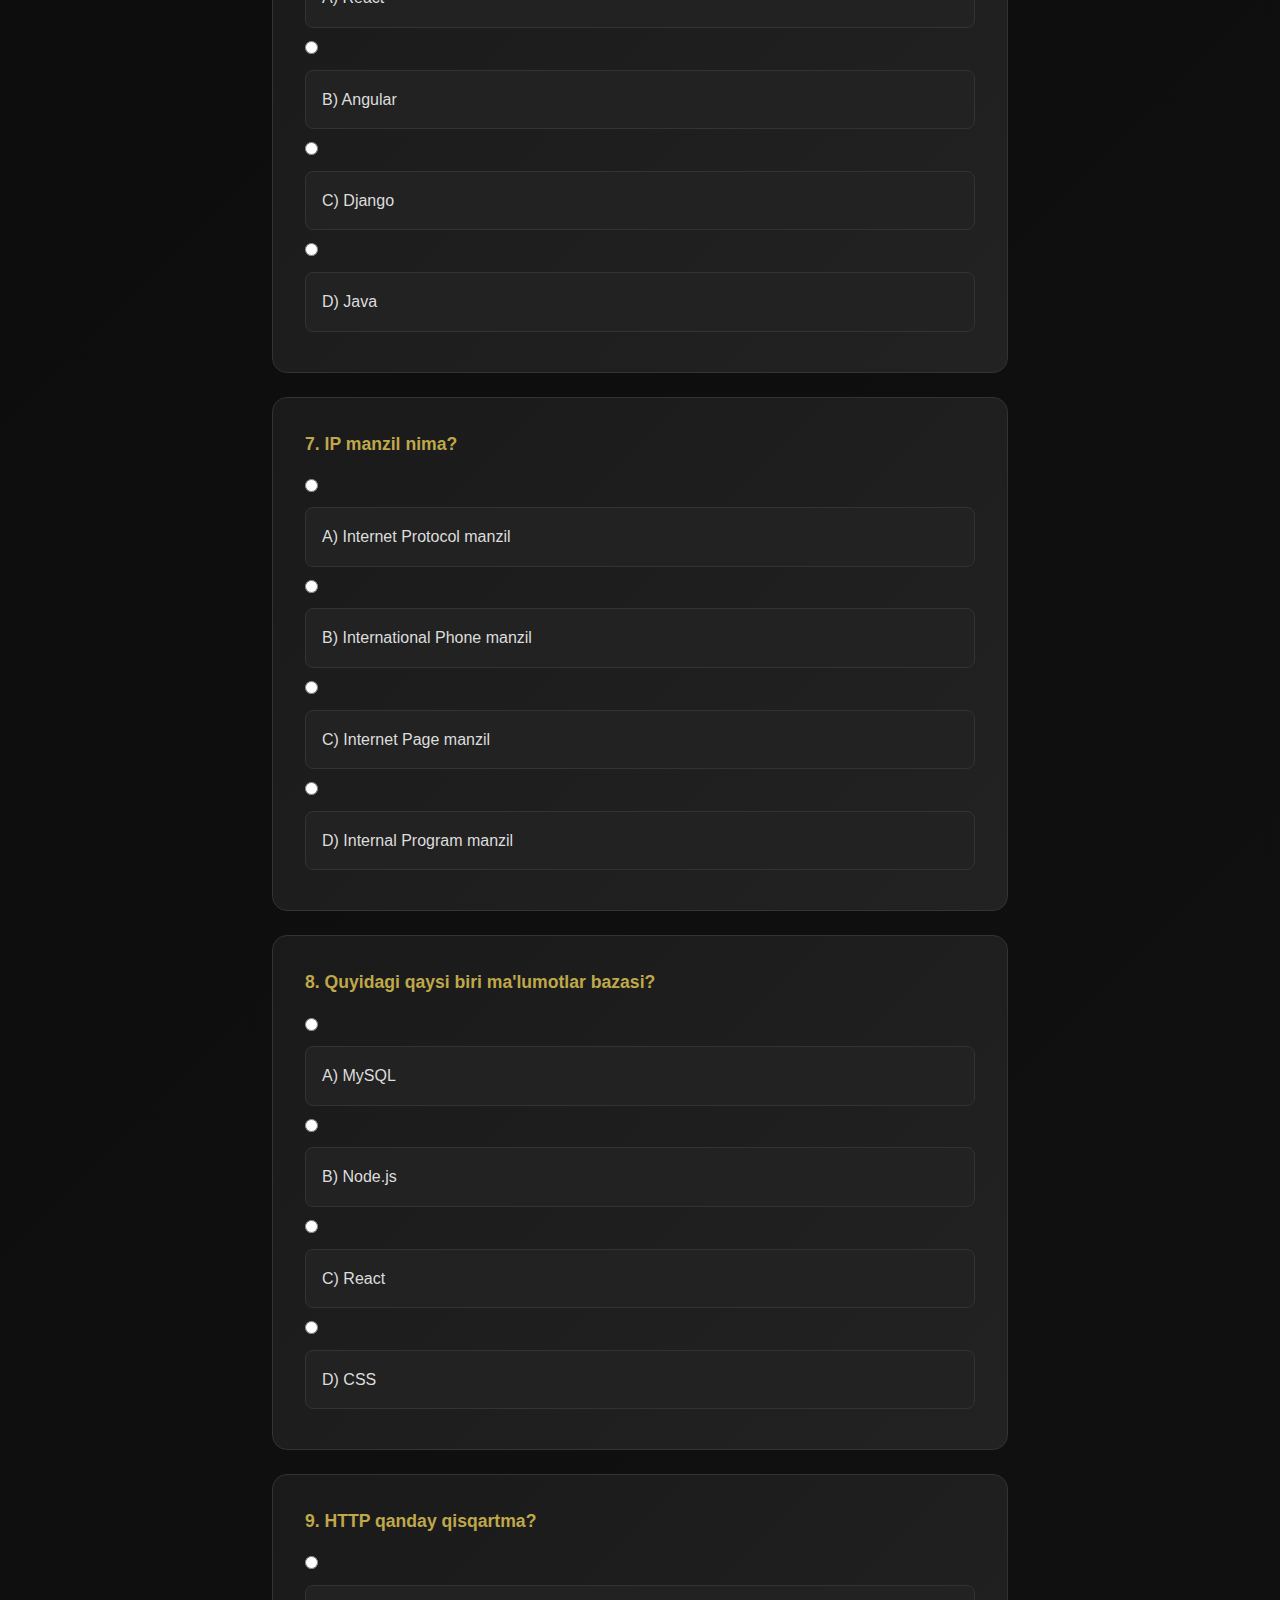
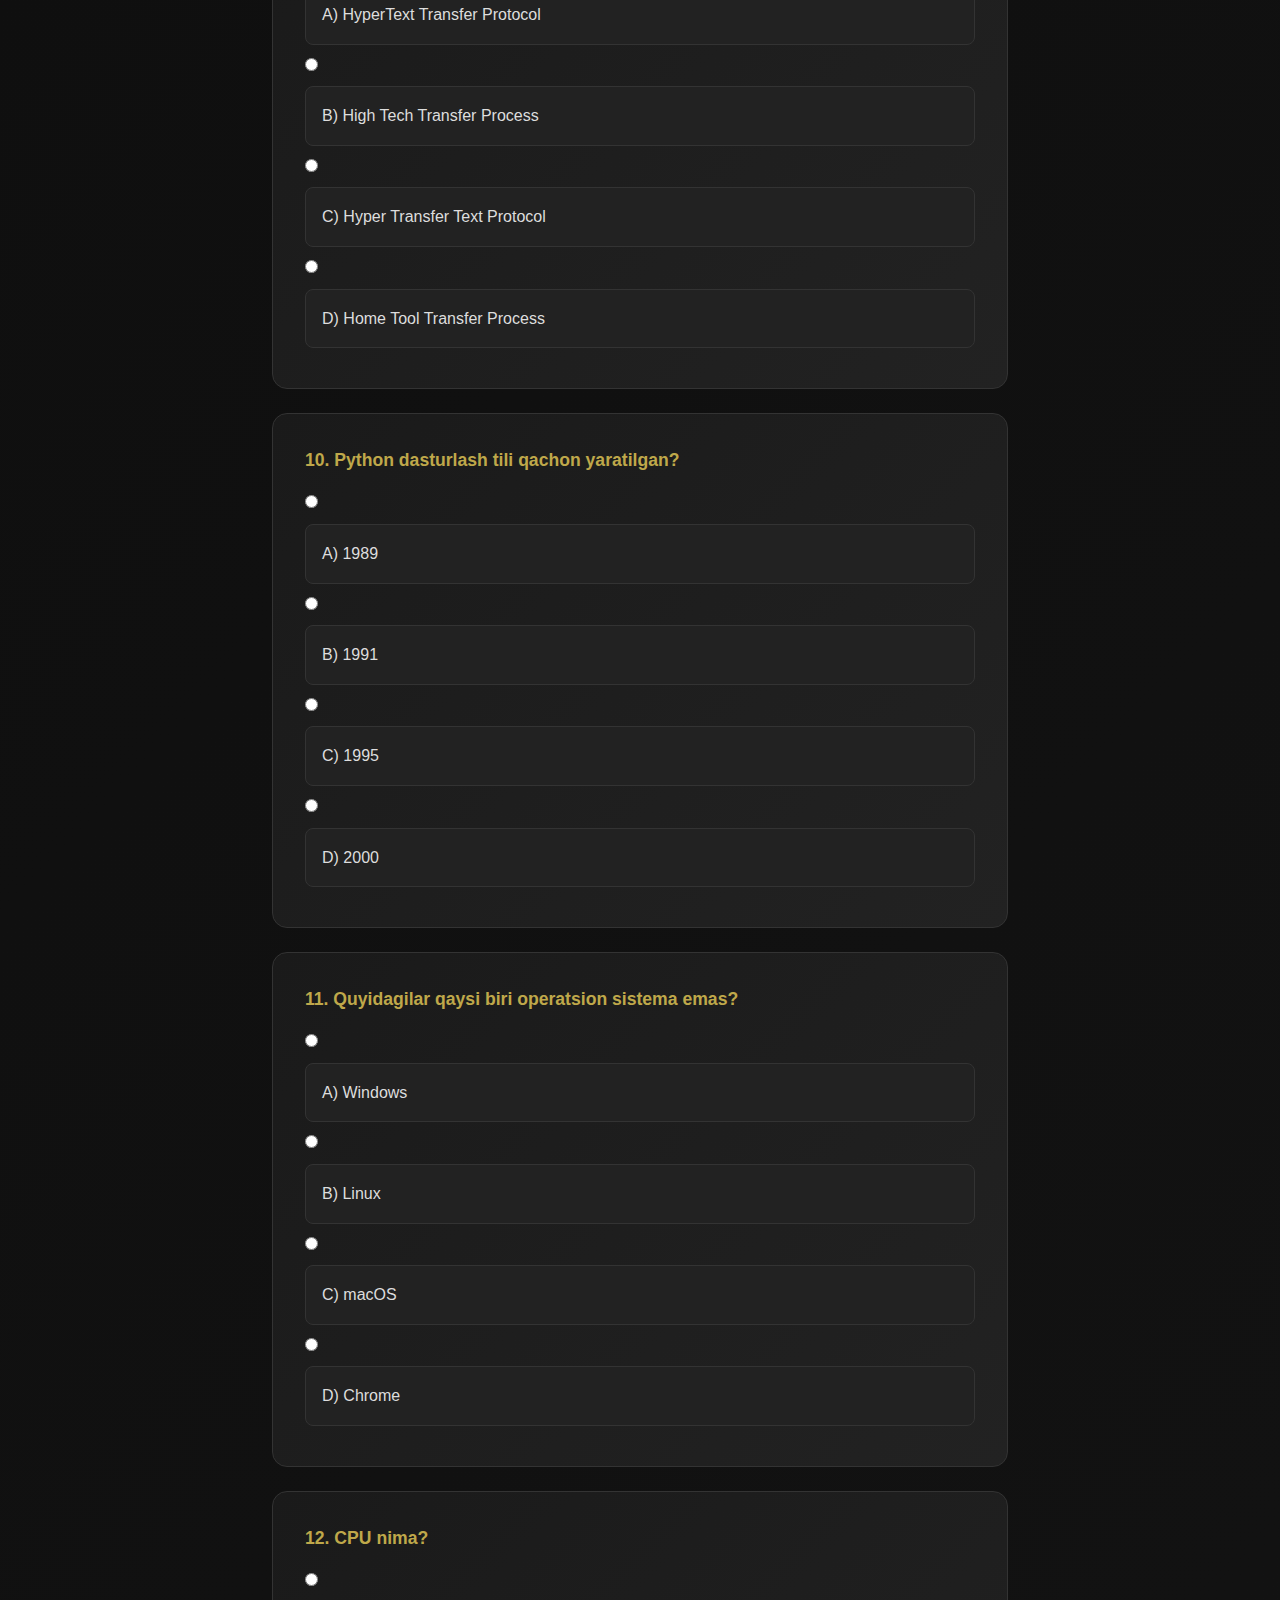
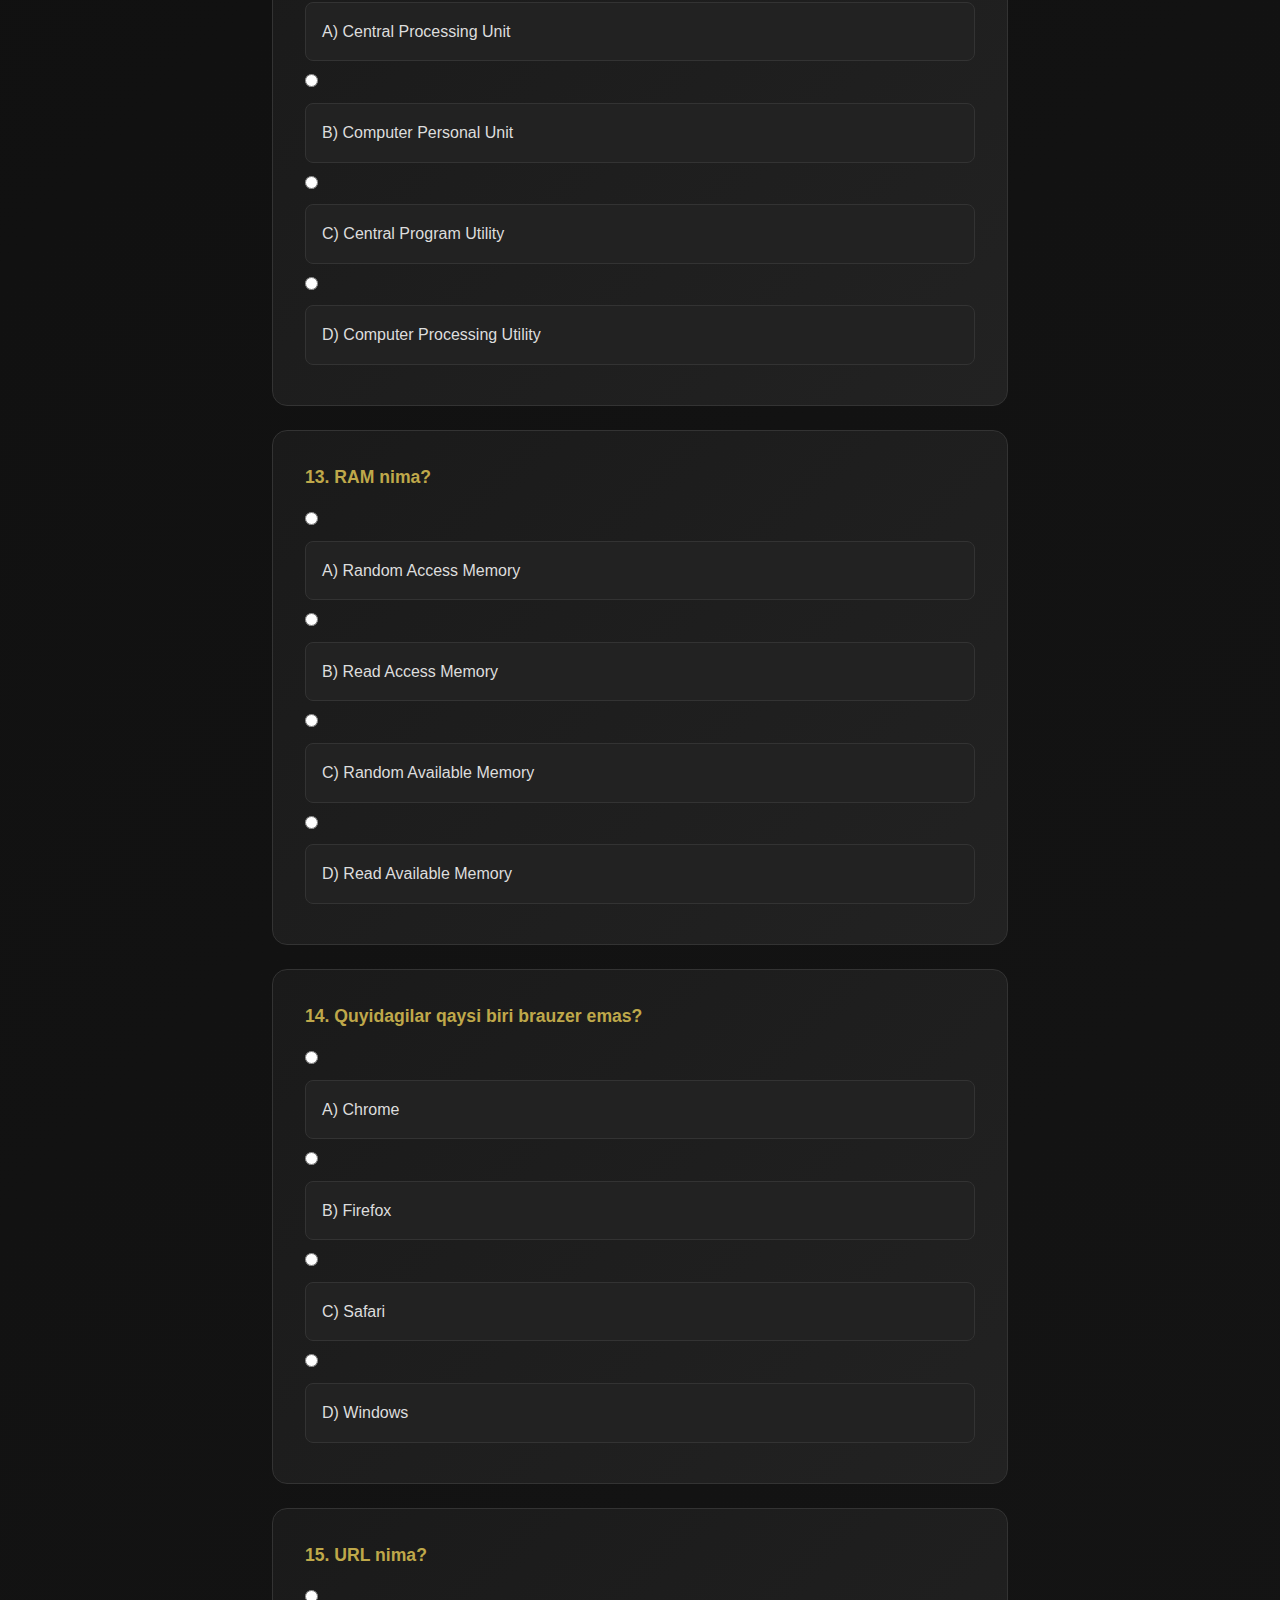
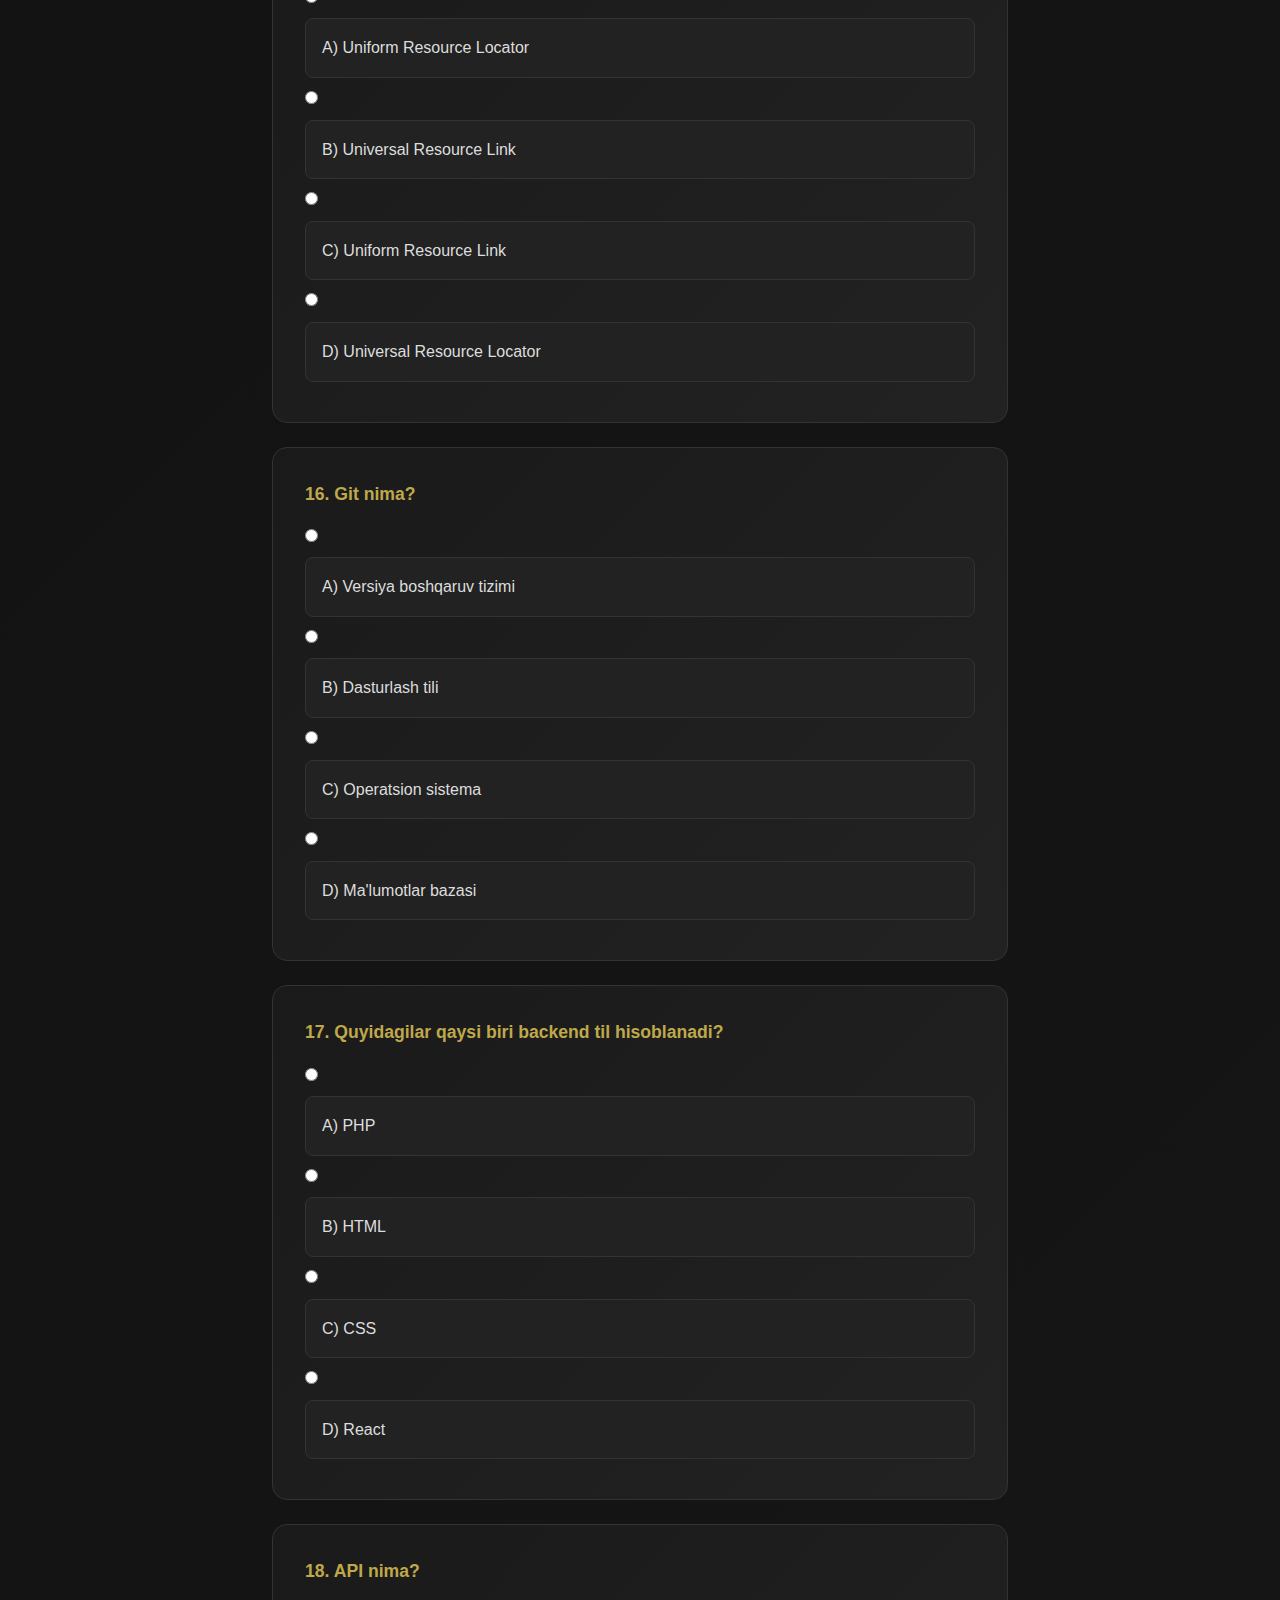
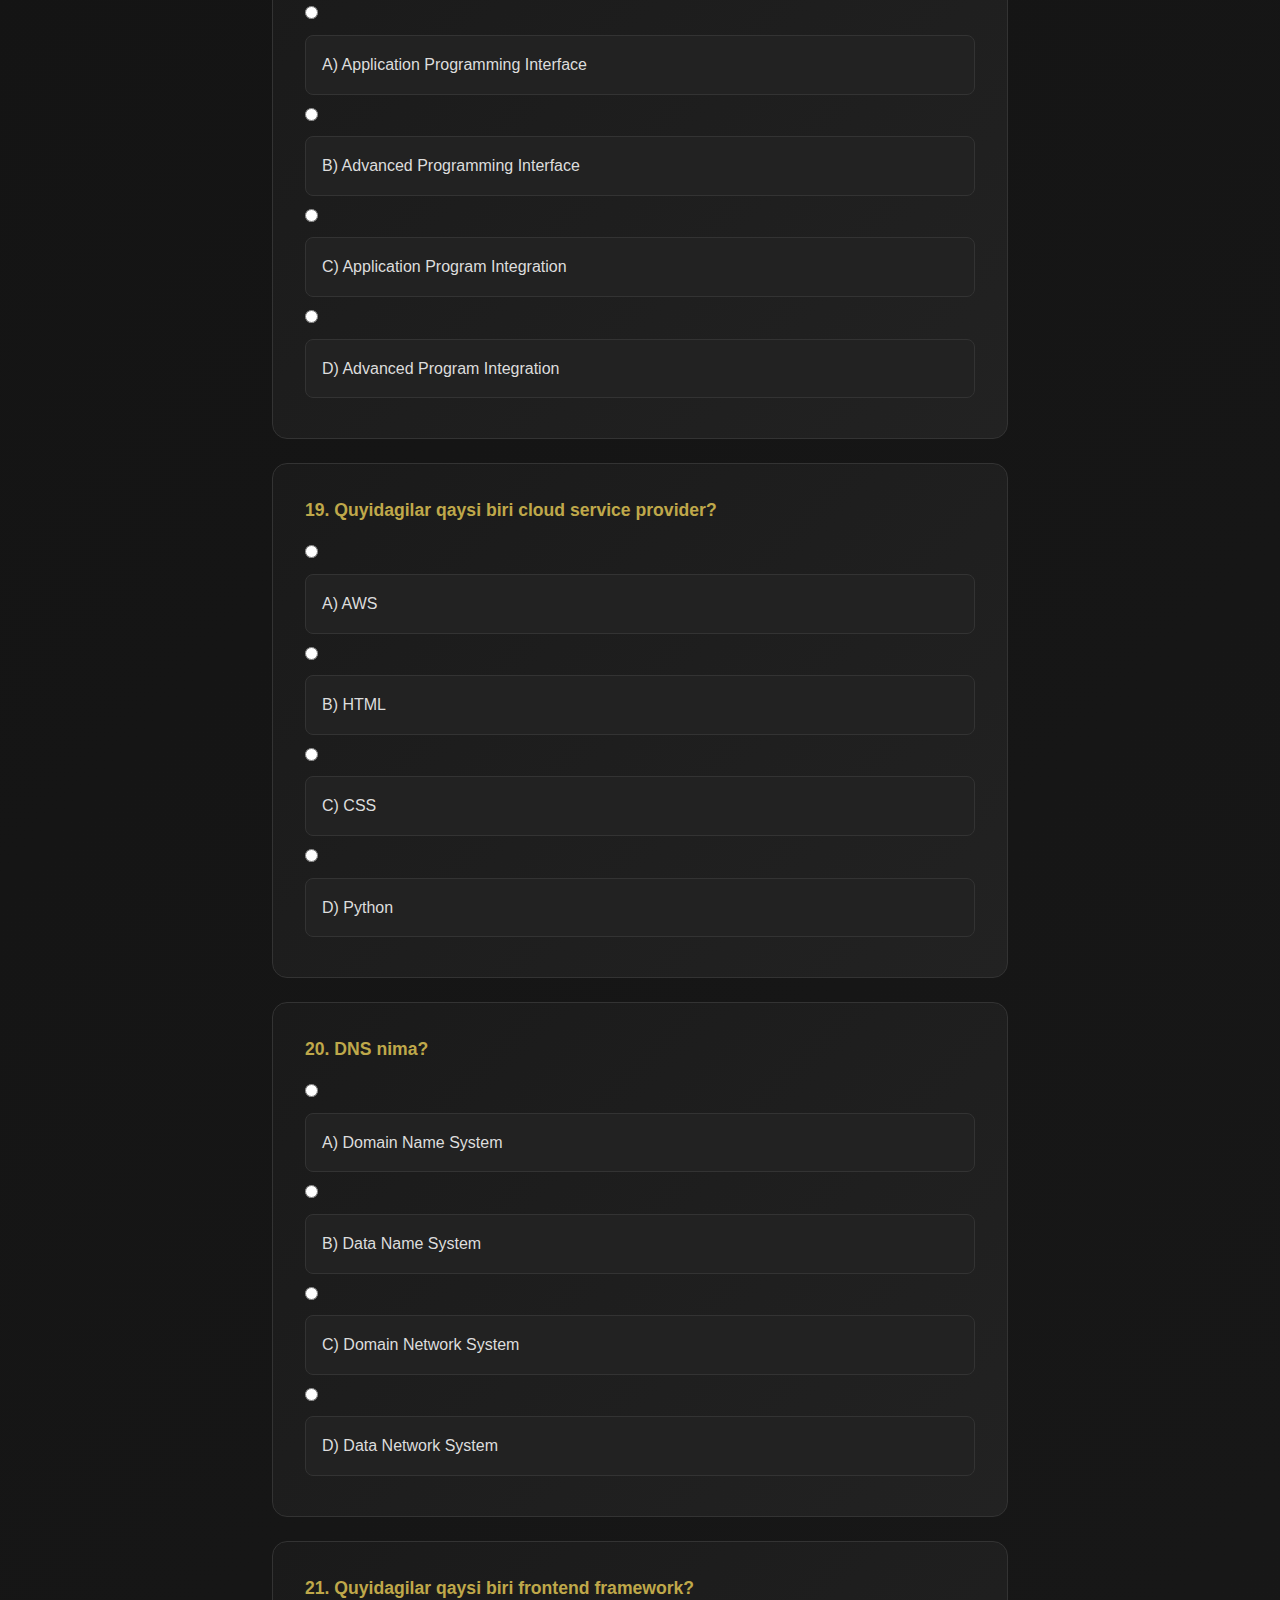
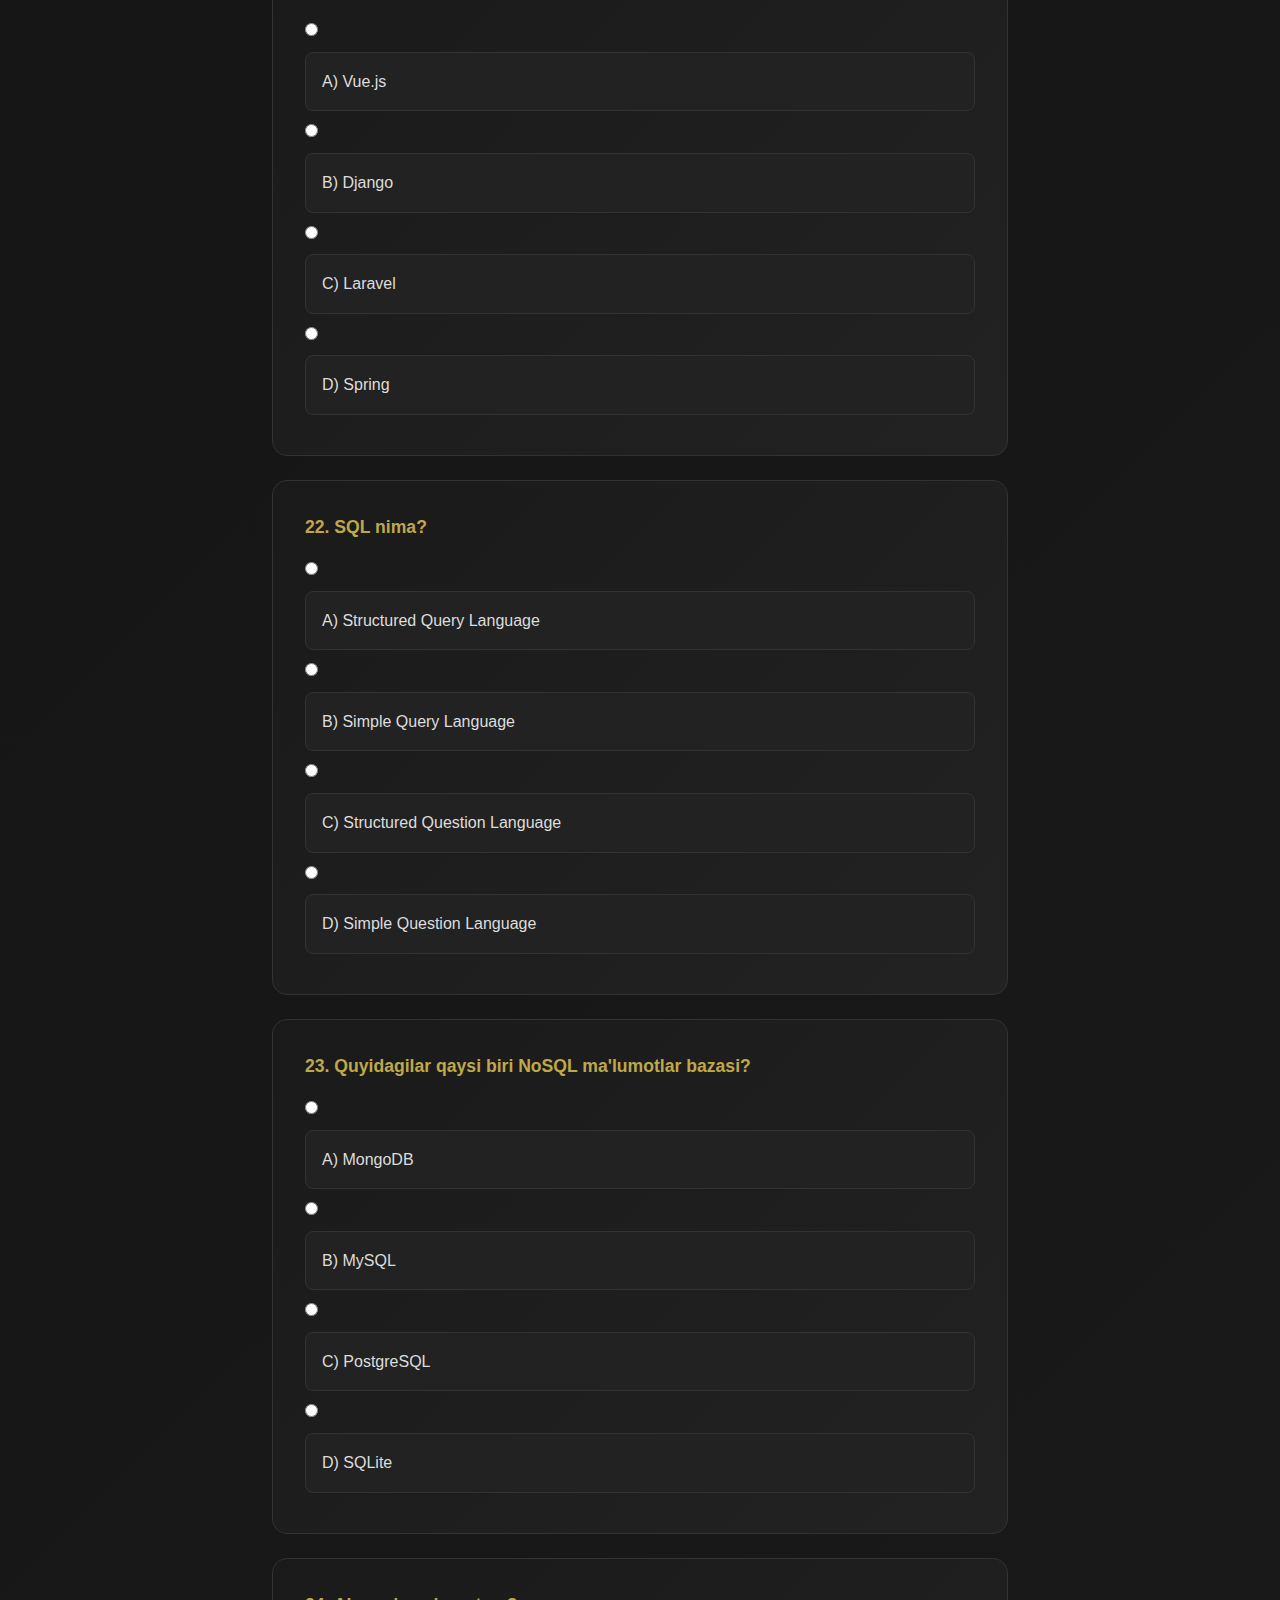
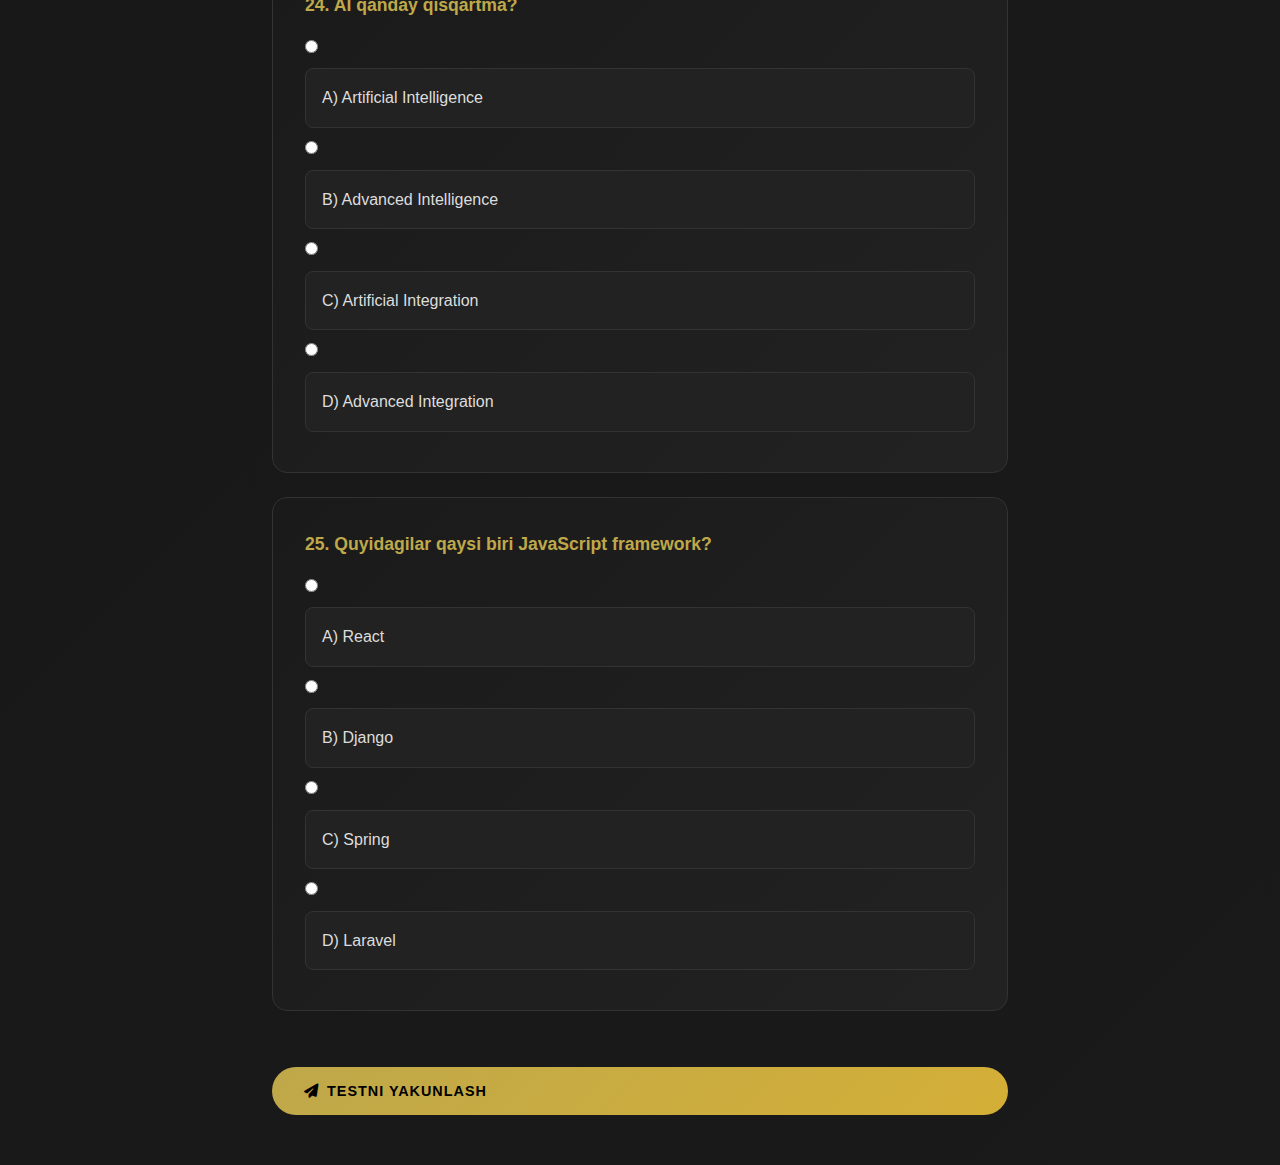
<file: Desktop/maqsadbek/it.html>
<!DOCTYPE html>
<html lang="uz">
<head>
  <meta charset="UTF-8" />
  <meta name="viewport" content="width=device-width, initial-scale=1.0"/>
  <title>IT Testi | Maqsadbek Academy</title>
  <link rel="stylesheet" href="style.css">
  <link rel="stylesheet" href="https://cdnjs.cloudflare.com/ajax/libs/font-awesome/6.4.0/css/all.min.css">
</head>
<body class="dark-theme">

  <header class="navbar">
    <div class="logo"><span>Maqsadbek</span> Academy</div>
    <nav class="nav-links">
      <a href="index.html"><i class="fas fa-home"></i> Bosh sahifa</a>
    </nav>
  </header>

  <main class="test-container">
    <div class="test-header">
      <h1>💻 IT & Dasturlash Testi</h1>
      <p>25 ta savol | Dasturlash asoslari va IT bilimlari</p>
    </div>

    <form id="itTest">
      <!-- Progress Bar -->
      <div class="progress-container">
        <div class="progress-bar">
          <div class="progress-fill" id="progressFillIT"></div>
        </div>
        <div class="progress-text">
          <span>Javob berildi: <strong id="currentQIT">0</strong>/25</span>
          <span><strong id="progressPercentIT">0%</strong></span>
        </div>
      </div>

      <!-- Savollar -->
      <div class="quiz-card">
        <div class="qnum">1. HTML qanday qisqartma?</div>
        <input type="radio" id="q1a" name="q1" value="a">
        <label for="q1a">A) Hyper Text Markup Language</label>
        
        <input type="radio" id="q1b" name="q1" value="b">
        <label for="q1b">B) High Tech Modern Language</label>
        
        <input type="radio" id="q1c" name="q1" value="c">
        <label for="q1c">C) Hyper Transfer Markup Language</label>
        
        <input type="radio" id="q1d" name="q1" value="d">
        <label for="q1d">D) Home Tool Markup Language</label>
      </div>

      <div class="quiz-card">
        <div class="qnum">2. Quyidagilar qaysi biri dasturlash tili emas?</div>
        <input type="radio" id="q2a" name="q2" value="a">
        <label for="q2a">A) Python</label>
        
        <input type="radio" id="q2b" name="q2" value="b">
        <label for="q2b">B) Java</label>
        
        <input type="radio" id="q2c" name="q2" value="c">
        <label for="q2c">C) HTML</label>
        
        <input type="radio" id="q2d" name="q2" value="d">
        <label for="q2d">D) C++</label>
      </div>

      <div class="quiz-card">
        <div class="qnum">3. CSS nima uchun ishlatiladi?</div>
        <input type="radio" id="q3a" name="q3" value="a">
        <label for="q3a">A) Veb sahifa strukturasi uchun</label>
        
        <input type="radio" id="q3b" name="q3" value="b">
        <label for="q3b">B) Veb sahifa stililari uchun</label>
        
        <input type="radio" id="q3c" name="q3" value="c">
        <label for="q3c">C) Ma'lumotlar bazasi uchun</label>
        
        <input type="radio" id="q3d" name="q3" value="d">
        <label for="q3d">D) Dastur logikasi uchun</label>
      </div>

      <div class="quiz-card">
        <div class="qnum">4. JavaScript qaysi yilda yaratilgan?</div>
        <input type="radio" id="q4a" name="q4" value="a">
        <label for="q4a">A) 1990</label>
        
        <input type="radio" id="q4b" name="q4" value="b">
        <label for="q4b">B) 1995</label>
        
        <input type="radio" id="q4c" name="q4" value="c">
        <label for="q4c">C) 2000</label>
        
        <input type="radio" id="q4d" name="q4" value="d">
        <label for="q4d">D) 2005</label>
      </div>

      <div class="quiz-card">
        <div class="qnum">5. RGB modelida qancha asosiy rang mavjud?</div>
        <input type="radio" id="q5a" name="q5" value="a">
        <label for="q5a">A) 2</label>
        
        <input type="radio" id="q5b" name="q5" value="b">
        <label for="q5b">B) 3</label>
        
        <input type="radio" id="q5c" name="q5" value="c">
        <label for="q5c">C) 4</label>
        
        <input type="radio" id="q5d" name="q5" value="d">
        <label for="q5d">D) 5</label>
      </div>
      <div class="quiz-card">
        <div class="qnum">6. Quyidagilar qaysi biri framework emas?</div>
        <input type="radio" id="q6a" name="q6" value="a">
        <label for="q6a">A) React</label>
        
        <input type="radio" id="q6b" name="q6" value="b">
        <label for="q6b">B) Angular</label>
        
        <input type="radio" id="q6c" name="q6" value="c">
        <label for="q6c">C) Django</label>
        
        <input type="radio" id="q6d" name="q6" value="d">
        <label for="q6d">D) Java</label>
      </div>

      <div class="quiz-card">
        <div class="qnum">7. IP manzil nima?</div>
        <input type="radio" id="q7a" name="q7" value="a">
        <label for="q7a">A) Internet Protocol manzil</label>
        
        <input type="radio" id="q7b" name="q7" value="b">
        <label for="q7b">B) International Phone manzil</label>
        
        <input type="radio" id="q7c" name="q7" value="c">
        <label for="q7c">C) Internet Page manzil</label>
        
        <input type="radio" id="q7d" name="q7" value="d">
        <label for="q7d">D) Internal Program manzil</label>
      </div>

      <div class="quiz-card">
        <div class="qnum">8. Quyidagi qaysi biri ma'lumotlar bazasi?</div>
        <input type="radio" id="q8a" name="q8" value="a">
        <label for="q8a">A) MySQL</label>
        
        <input type="radio" id="q8b" name="q8" value="b">
        <label for="q8b">B) Node.js</label>
        
        <input type="radio" id="q8c" name="q8" value="c">
        <label for="q8c">C) React</label>
        
        <input type="radio" id="q8d" name="q8" value="d">
        <label for="q8d">D) CSS</label>
      </div>

      <div class="quiz-card">
        <div class="qnum">9. HTTP qanday qisqartma?</div>
        <input type="radio" id="q9a" name="q9" value="a">
        <label for="q9a">A) HyperText Transfer Protocol</label>
        
        <input type="radio" id="q9b" name="q9" value="b">
        <label for="q9b">B) High Tech Transfer Process</label>
        
        <input type="radio" id="q9c" name="q9" value="c">
        <label for="q9c">C) Hyper Transfer Text Protocol</label>
        
        <input type="radio" id="q9d" name="q9" value="d">
        <label for="q9d">D) Home Tool Transfer Process</label>
      </div>

      <div class="quiz-card">
        <div class="qnum">10. Python dasturlash tili qachon yaratilgan?</div>
        <input type="radio" id="q10a" name="q10" value="a">
        <label for="q10a">A) 1989</label>
        
        <input type="radio" id="q10b" name="q10" value="b">
        <label for="q10b">B) 1991</label>
        
        <input type="radio" id="q10c" name="q10" value="c">
        <label for="q10c">C) 1995</label>
        
        <input type="radio" id="q10d" name="q10" value="d">
        <label for="q10d">D) 2000</label>
      </div>

      <div class="quiz-card">
        <div class="qnum">11. Quyidagilar qaysi biri operatsion sistema emas?</div>
        <input type="radio" id="q11a" name="q11" value="a">
        <label for="q11a">A) Windows</label>
        
        <input type="radio" id="q11b" name="q11" value="b">
        <label for="q11b">B) Linux</label>
        
        <input type="radio" id="q11c" name="q11" value="c">
        <label for="q11c">C) macOS</label>
        
        <input type="radio" id="q11d" name="q11" value="d">
        <label for="q11d">D) Chrome</label>
      </div>

      <div class="quiz-card">
        <div class="qnum">12. CPU nima?</div>
        <input type="radio" id="q12a" name="q12" value="a">
        <label for="q12a">A) Central Processing Unit</label>
        
        <input type="radio" id="q12b" name="q12" value="b">
        <label for="q12b">B) Computer Personal Unit</label>
        
        <input type="radio" id="q12c" name="q12" value="c">
        <label for="q12c">C) Central Program Utility</label>
        
        <input type="radio" id="q12d" name="q12" value="d">
        <label for="q12d">D) Computer Processing Utility</label>
      </div>
      <div class="quiz-card">
        <div class="qnum">13. RAM nima?</div>
        <input type="radio" id="q13a" name="q13" value="a">
        <label for="q13a">A) Random Access Memory</label>
        
        <input type="radio" id="q13b" name="q13" value="b">
        <label for="q13b">B) Read Access Memory</label>
        
        <input type="radio" id="q13c" name="q13" value="c">
        <label for="q13c">C) Random Available Memory</label>
        
        <input type="radio" id="q13d" name="q13" value="d">
        <label for="q13d">D) Read Available Memory</label>
      </div>

      <div class="quiz-card">
        <div class="qnum">14. Quyidagilar qaysi biri brauzer emas?</div>
        <input type="radio" id="q14a" name="q14" value="a">
        <label for="q14a">A) Chrome</label>
        
        <input type="radio" id="q14b" name="q14" value="b">
        <label for="q14b">B) Firefox</label>
        
        <input type="radio" id="q14c" name="q14" value="c">
        <label for="q14c">C) Safari</label>
        
        <input type="radio" id="q14d" name="q14" value="d">
        <label for="q14d">D) Windows</label>
      </div>

      <div class="quiz-card">
        <div class="qnum">15. URL nima?</div>
        <input type="radio" id="q15a" name="q15" value="a">
        <label for="q15a">A) Uniform Resource Locator</label>
        
        <input type="radio" id="q15b" name="q15" value="b">
        <label for="q15b">B) Universal Resource Link</label>
        
        <input type="radio" id="q15c" name="q15" value="c">
        <label for="q15c">C) Uniform Resource Link</label>
        
        <input type="radio" id="q15d" name="q15" value="d">
        <label for="q15d">D) Universal Resource Locator</label>
      </div>

      <div class="quiz-card">
        <div class="qnum">16. Git nima?</div>
        <input type="radio" id="q16a" name="q16" value="a">
        <label for="q16a">A) Versiya boshqaruv tizimi</label>
        
        <input type="radio" id="q16b" name="q16" value="b">
        <label for="q16b">B) Dasturlash tili</label>
        
        <input type="radio" id="q16c" name="q16" value="c">
        <label for="q16c">C) Operatsion sistema</label>
        
        <input type="radio" id="q16d" name="q16" value="d">
        <label for="q16d">D) Ma'lumotlar bazasi</label>
      </div>

      <div class="quiz-card">
        <div class="qnum">17. Quyidagilar qaysi biri backend til hisoblanadi?</div>
        <input type="radio" id="q17a" name="q17" value="a">
        <label for="q17a">A) PHP</label>
        
        <input type="radio" id="q17b" name="q17" value="b">
        <label for="q17b">B) HTML</label>
        
        <input type="radio" id="q17c" name="q17" value="c">
        <label for="q17c">C) CSS</label>
        
        <input type="radio" id="q17d" name="q17" value="d">
        <label for="q17d">D) React</label>
      </div>

      <div class="quiz-card">
        <div class="qnum">18. API nima?</div>
        <input type="radio" id="q18a" name="q18" value="a">
        <label for="q18a">A) Application Programming Interface</label>
        
        <input type="radio" id="q18b" name="q18" value="b">
        <label for="q18b">B) Advanced Programming Interface</label>
        
        <input type="radio" id="q18c" name="q18" value="c">
        <label for="q18c">C) Application Program Integration</label>
        
        <input type="radio" id="q18d" name="q18" value="d">
        <label for="q18d">D) Advanced Program Integration</label>
      </div>

      <div class="quiz-card">
        <div class="qnum">19. Quyidagilar qaysi biri cloud service provider?</div>
        <input type="radio" id="q19a" name="q19" value="a">
        <label for="q19a">A) AWS</label>
        
        <input type="radio" id="q19b" name="q19" value="b">
        <label for="q19b">B) HTML</label>
        
        <input type="radio" id="q19c" name="q19" value="c">
        <label for="q19c">C) CSS</label>
        
        <input type="radio" id="q19d" name="q19" value="d">
        <label for="q19d">D) Python</label>
      </div>
      <div class="quiz-card">
        <div class="qnum">20. DNS nima?</div>
        <input type="radio" id="q20a" name="q20" value="a">
        <label for="q20a">A) Domain Name System</label>
        
        <input type="radio" id="q20b" name="q20" value="b">
        <label for="q20b">B) Data Name System</label>
        
        <input type="radio" id="q20c" name="q20" value="c">
        <label for="q20c">C) Domain Network System</label>
        
        <input type="radio" id="q20d" name="q20" value="d">
        <label for="q20d">D) Data Network System</label>
      </div>

      <div class="quiz-card">
        <div class="qnum">21. Quyidagilar qaysi biri frontend framework?</div>
        <input type="radio" id="q21a" name="q21" value="a">
        <label for="q21a">A) Vue.js</label>
        
        <input type="radio" id="q21b" name="q21" value="b">
        <label for="q21b">B) Django</label>
        
        <input type="radio" id="q21c" name="q21" value="c">
        <label for="q21c">C) Laravel</label>
        
        <input type="radio" id="q21d" name="q21" value="d">
        <label for="q21d">D) Spring</label>
      </div>

      <div class="quiz-card">
        <div class="qnum">22. SQL nima?</div>
        <input type="radio" id="q22a" name="q22" value="a">
        <label for="q22a">A) Structured Query Language</label>
        
        <input type="radio" id="q22b" name="q22" value="b">
        <label for="q22b">B) Simple Query Language</label>
        
        <input type="radio" id="q22c" name="q22" value="c">
        <label for="q22c">C) Structured Question Language</label>
        
        <input type="radio" id="q22d" name="q22" value="d">
        <label for="q22d">D) Simple Question Language</label>
      </div>

      <div class="quiz-card">
        <div class="qnum">23. Quyidagilar qaysi biri NoSQL ma'lumotlar bazasi?</div>
        <input type="radio" id="q23a" name="q23" value="a">
        <label for="q23a">A) MongoDB</label>
        
        <input type="radio" id="q23b" name="q23" value="b">
        <label for="q23b">B) MySQL</label>
        
        <input type="radio" id="q23c" name="q23" value="c">
        <label for="q23c">C) PostgreSQL</label>
        
        <input type="radio" id="q23d" name="q23" value="d">
        <label for="q23d">D) SQLite</label>
      </div>

      <div class="quiz-card">
        <div class="qnum">24. AI qanday qisqartma?</div>
        <input type="radio" id="q24a" name="q24" value="a">
        <label for="q24a">A) Artificial Intelligence</label>
        
        <input type="radio" id="q24b" name="q24" value="b">
        <label for="q24b">B) Advanced Intelligence</label>
        
        <input type="radio" id="q24c" name="q24" value="c">
        <label for="q24c">C) Artificial Integration</label>
        
        <input type="radio" id="q24d" name="q24" value="d">
        <label for="q24d">D) Advanced Integration</label>
      </div>

      <div class="quiz-card">
        <div class="qnum">25. Quyidagilar qaysi biri JavaScript framework?</div>
        <input type="radio" id="q25a" name="q25" value="a">
        <label for="q25a">A) React</label>
        
        <input type="radio" id="q25b" name="q25" value="b">
        <label for="q25b">B) Django</label>
        
        <input type="radio" id="q25c" name="q25" value="c">
        <label for="q25c">C) Spring</label>
        
        <input type="radio" id="q25d" name="q25" value="d">
        <label for="q25d">D) Laravel</label>
      </div>

      <!-- Submit Button -->
      <button type="submit" class="btn gold-btn" style="width: 100%; margin-top: 2rem;">
        <i class="fas fa-paper-plane"></i> Testni Yakunlash
      </button>
    </form>
  </main>
  <script src="script.js"></script>
  <script>
    // IT testi uchun JavaScript
    document.addEventListener('DOMContentLoaded', function() {
      const form = document.getElementById('itTest');
      const progressFill = document.getElementById('progressFillIT');
      const currentQ = document.getElementById('currentQIT');
      const progressPercent = document.getElementById('progressPercentIT');
      
      if (form) {
        form.addEventListener('change', function() {
          const totalQuestions = 25;
          const answered = form.querySelectorAll('input[type="radio"]:checked').length;
          const percent = Math.round((answered / totalQuestions) * 100);
          
          if (progressFill) progressFill.style.width = percent + '%';
          if (currentQ) currentQ.textContent = answered;
          if (progressPercent) progressPercent.textContent = percent + '%';
        });
        
        form.addEventListener('submit', function(e) {
          e.preventDefault();
          calculateScore('it', form);
        });
      }
    });

    // IT testi uchun to'g'ri javoblar
    window.correctAnswers = window.correctAnswers || {};
    window.correctAnswers.it = {
      q1: "a", q2: "c", q3: "b", q4: "b", q5: "b",
      q6: "d", q7: "a", q8: "a", q9: "a", q10: "b",
      q11: "d", q12: "a", q13: "a", q14: "d", q15: "a",
      q16: "a", q17: "a", q18: "a", q19: "a", q20: "a",
      q21: "a", q22: "a", q23: "a", q24: "a", q25: "a"
    };
  </script>
</body>
</html>
</file>
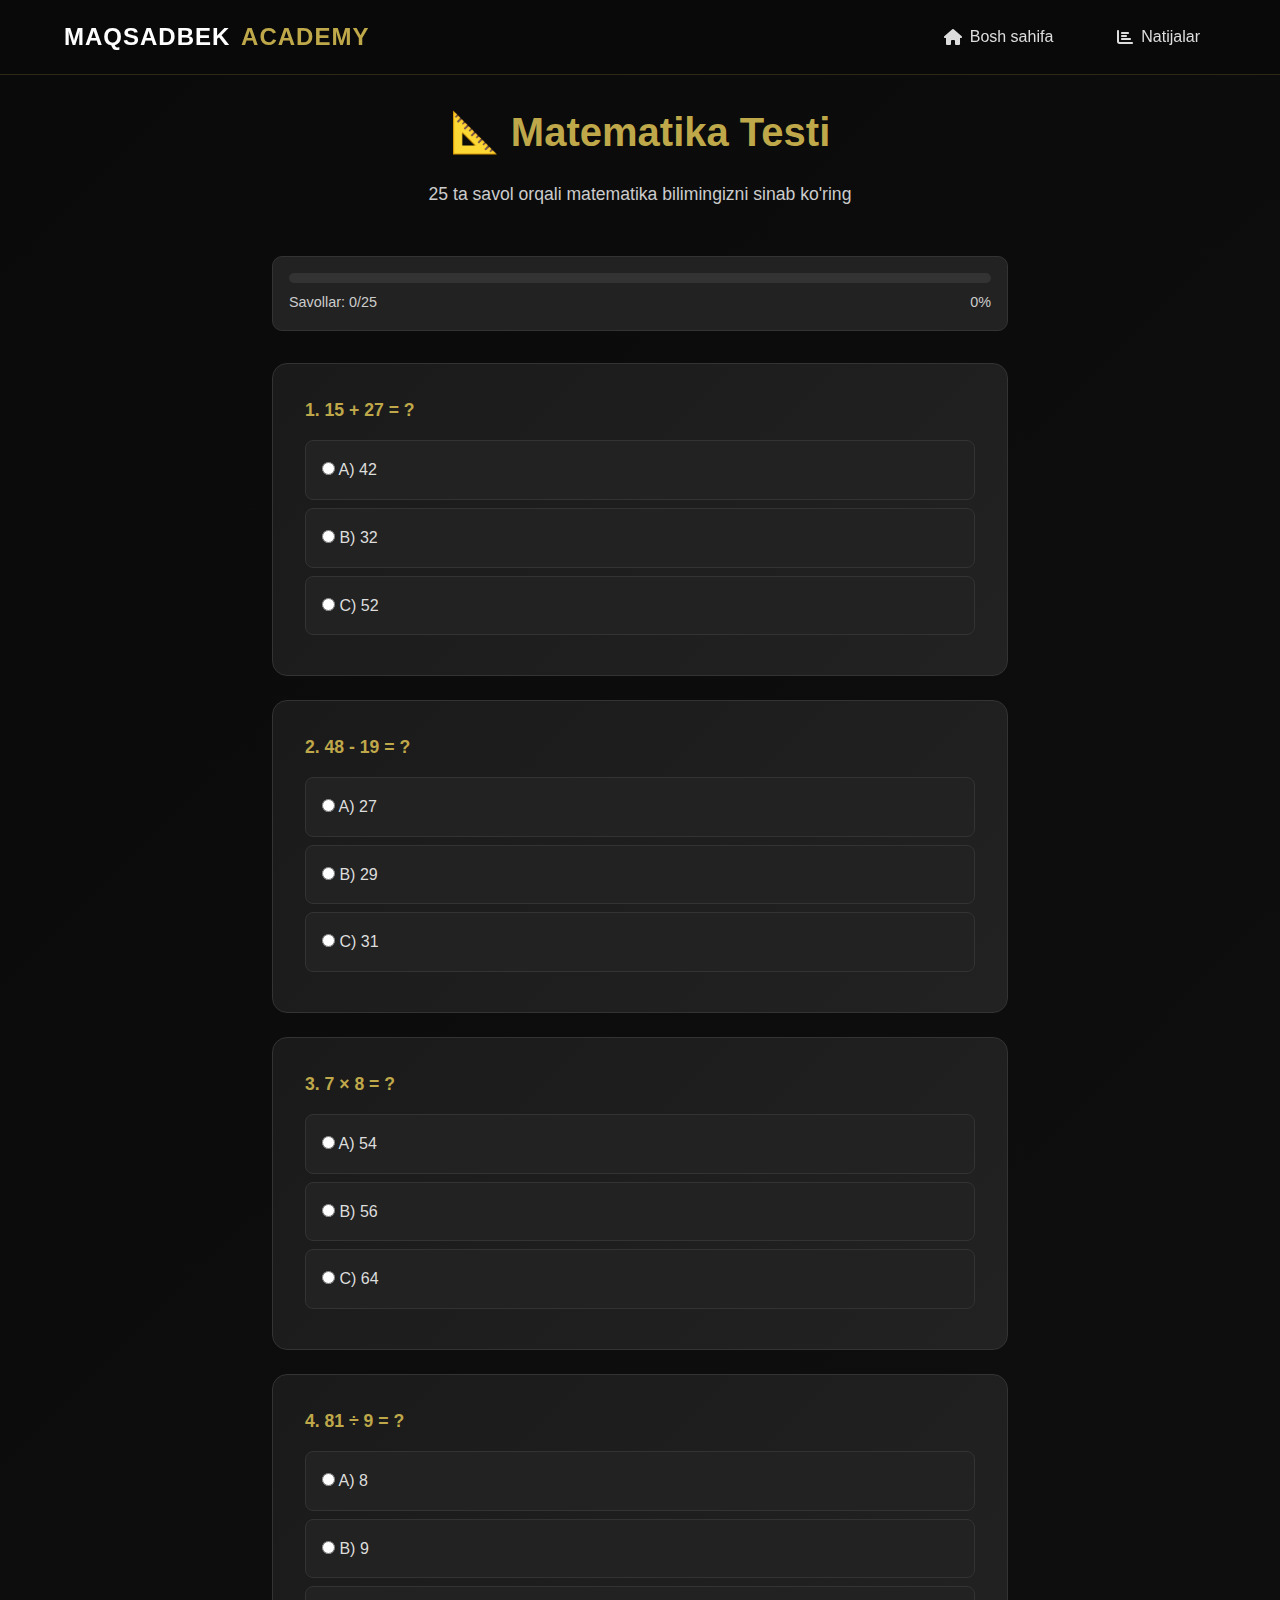
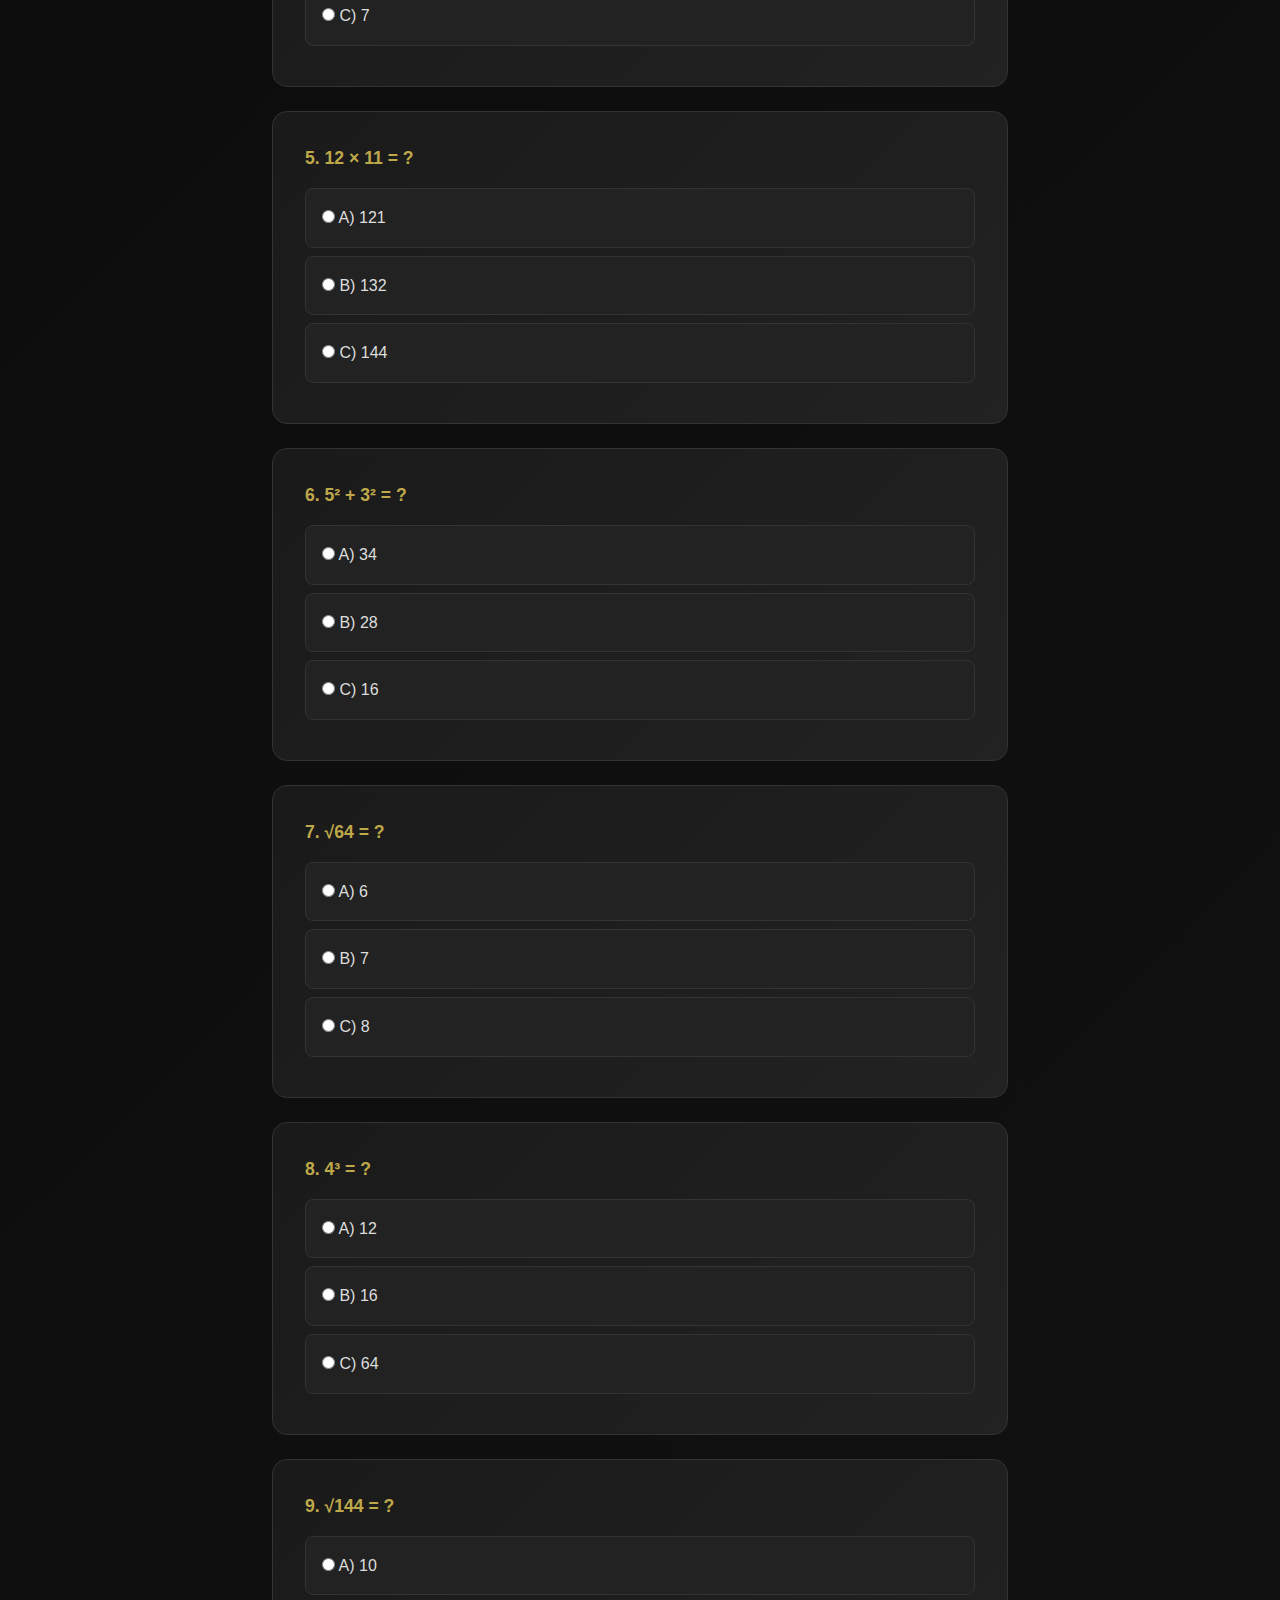
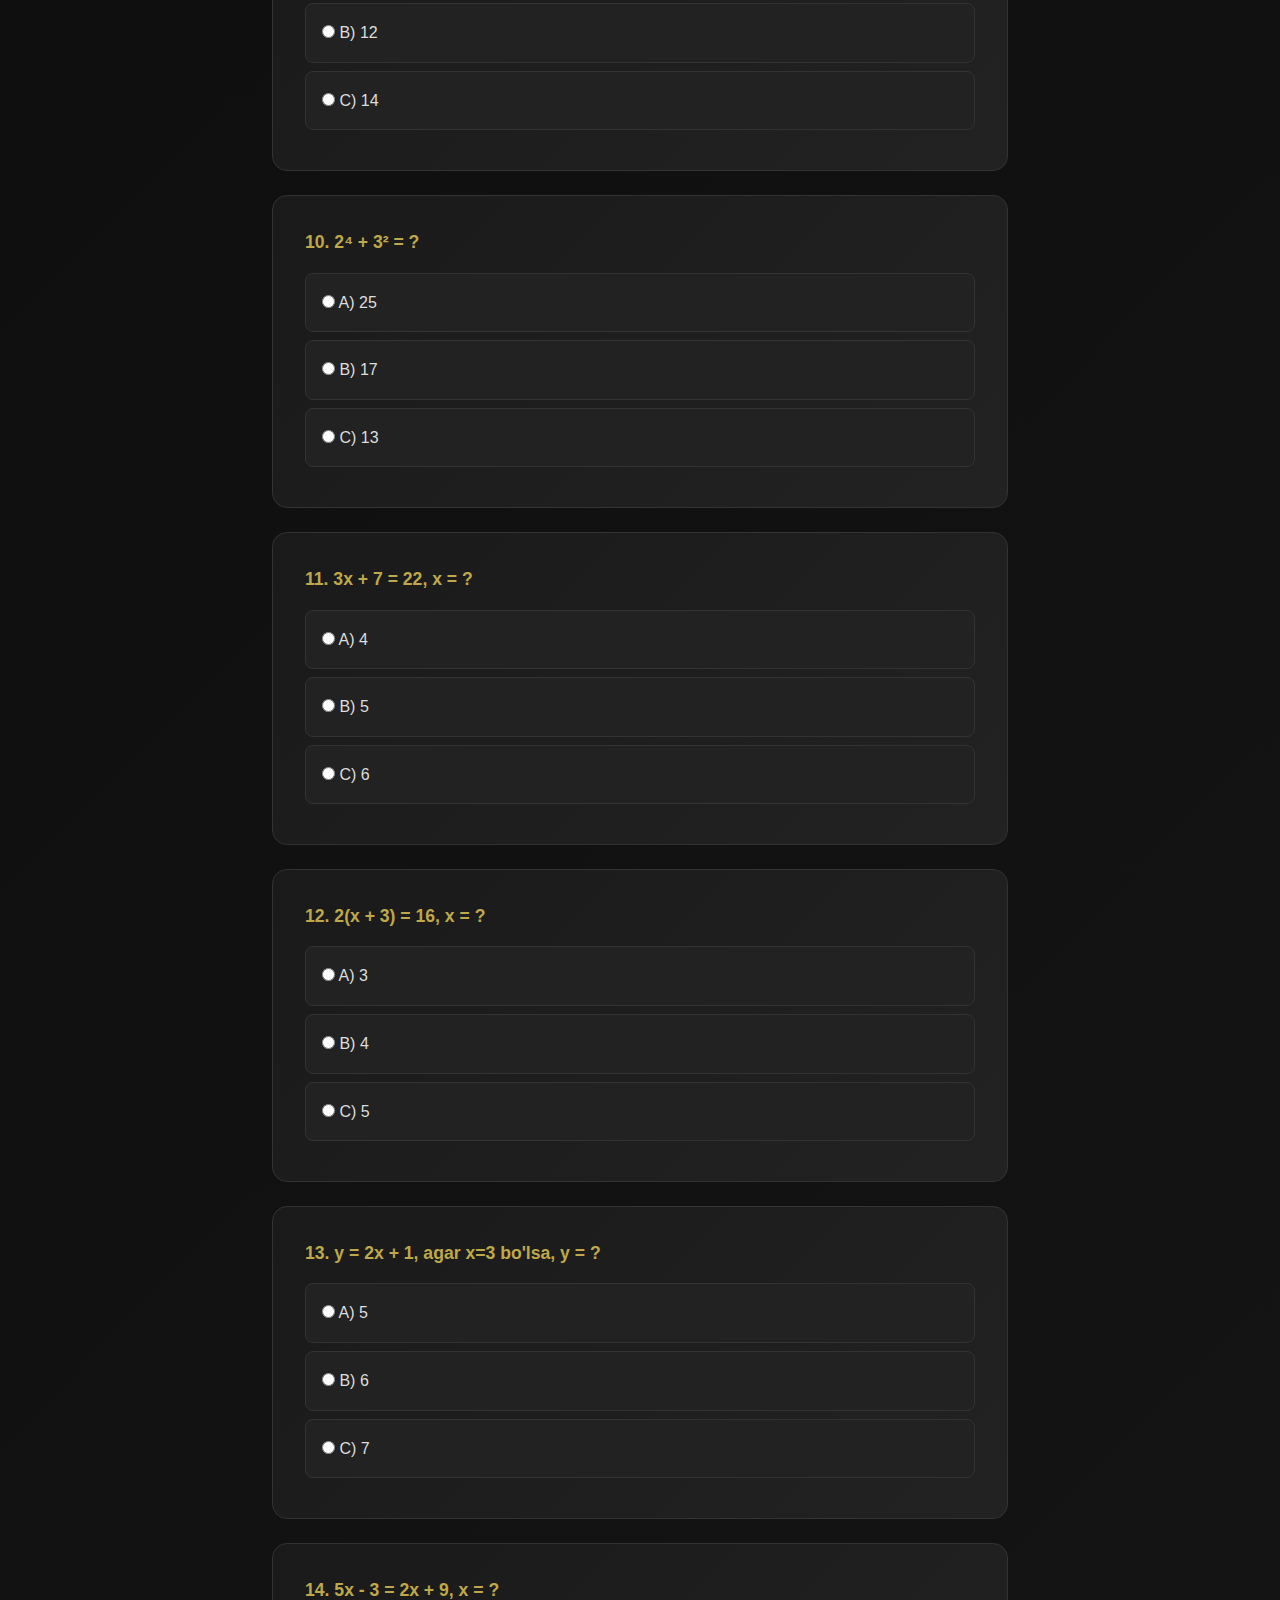
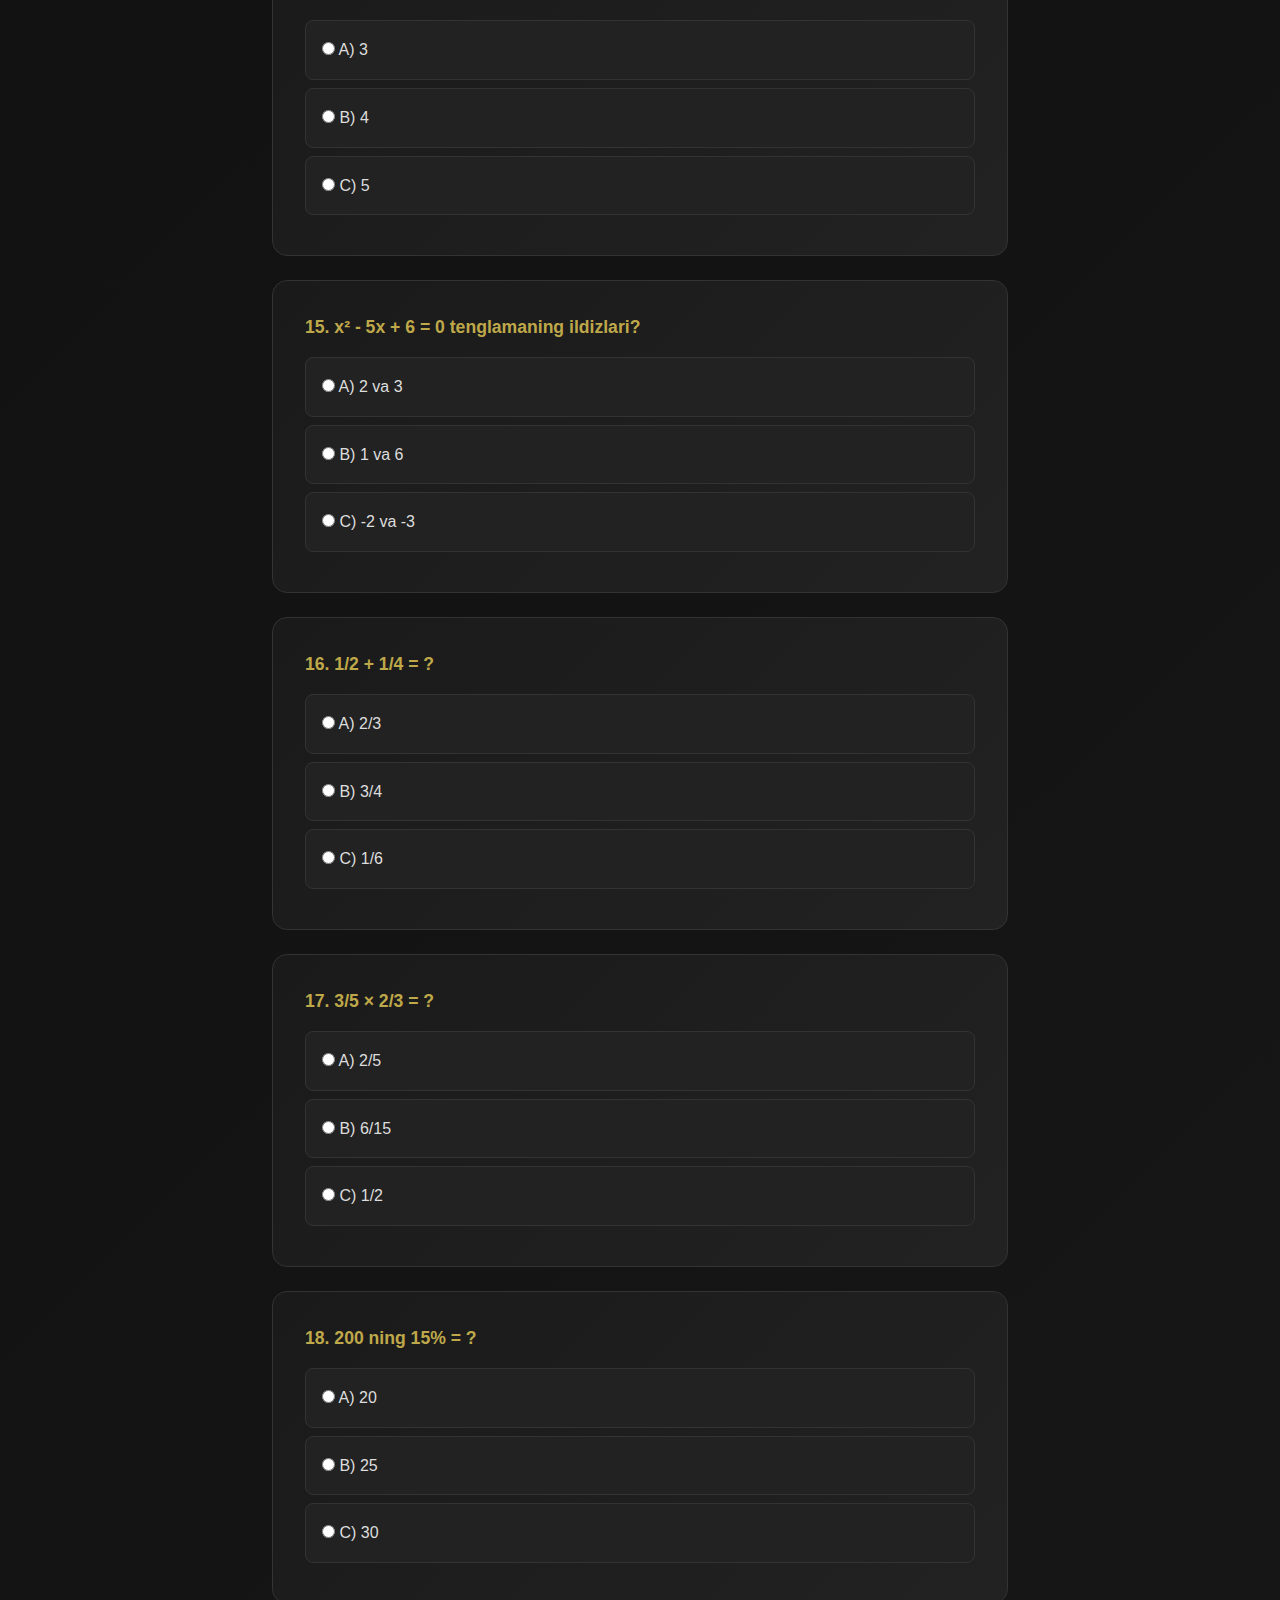
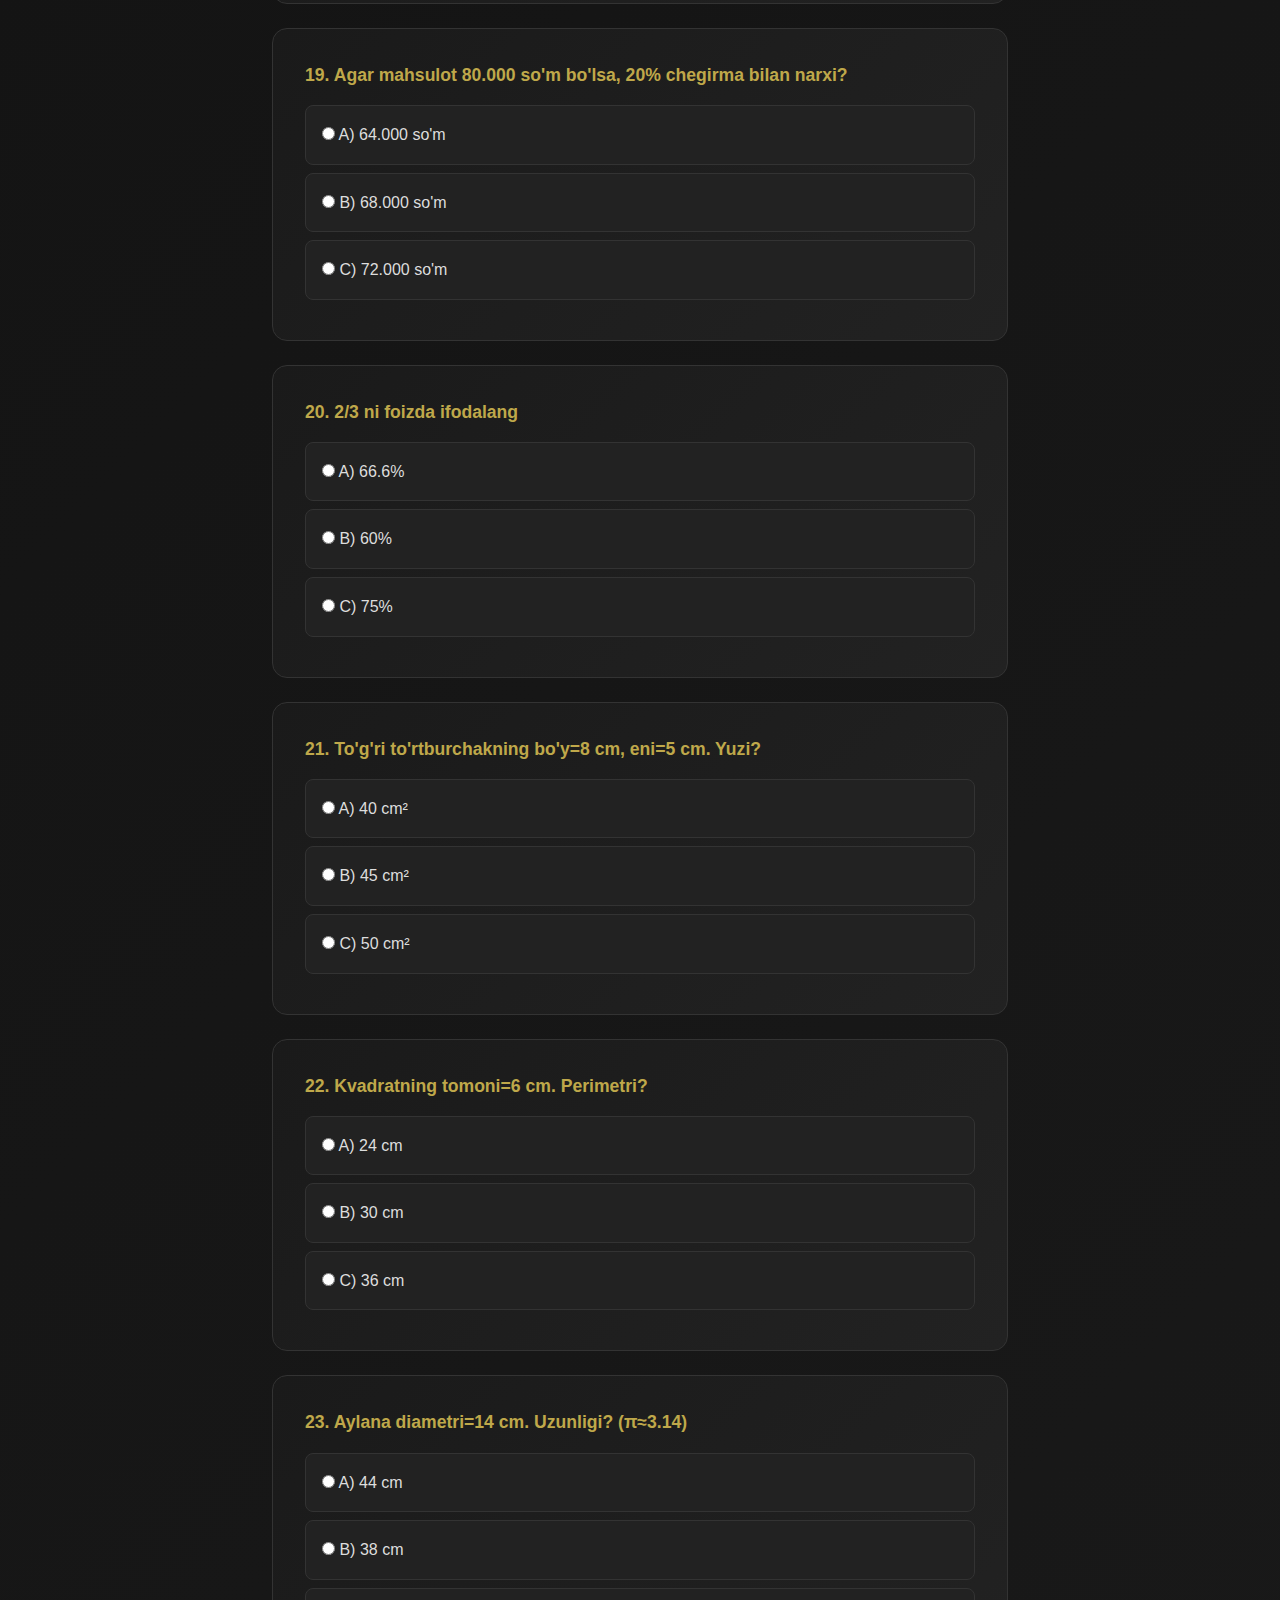
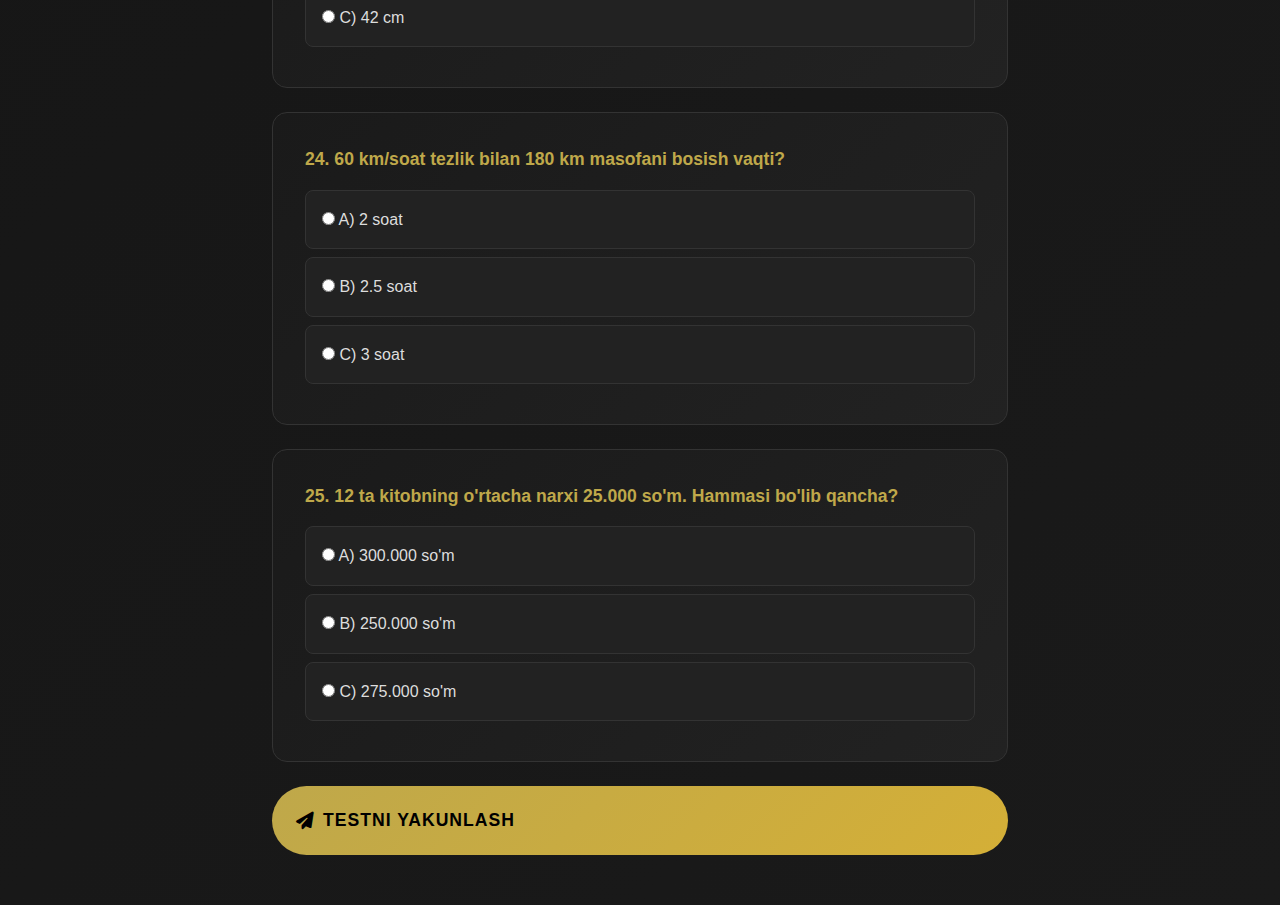
<file: Desktop/maqsadbek/math.html>
<!DOCTYPE html>
<html lang="uz">
<head>
  <meta charset="UTF-8" />
  <meta name="viewport" content="width=device-width, initial-scale=1.0"/>
  <title>Matematika Testi | Maqsadbek Academy</title>
  <link rel="stylesheet" href="style.css">
  <link rel="stylesheet" href="https://cdnjs.cloudflare.com/ajax/libs/font-awesome/6.4.0/css/all.min.css">
</head>
<body class="dark-theme">

  <!-- ===== NAVBAR ===== -->
  <header class="navbar">
    <div class="logo"><span>Maqsadbek</span> Academy</div>
    <nav class="nav-links">
      <a href="index.html"><i class="fas fa-home"></i> Bosh sahifa</a>
      <a href="result.html"><i class="fas fa-chart-bar"></i> Natijalar</a>
    </nav>
  </header>

  <!-- ===== TEST CONTAINER ===== -->
  <main class="test-container">
    <div class="test-header">
      <h1>📐 Matematika Testi</h1>
      <p>25 ta savol orqali matematika bilimingizni sinab ko'ring</p>
    </div>

    <!-- Progress Bar -->
    <div class="progress-container">
      <div class="progress-bar">
        <div class="progress-fill" id="progressFill"></div>
      </div>
      <div class="progress-text">
        <span>Savollar: <span id="currentQ">0</span>/25</span>
        <span id="progressPercent">0%</span>
      </div>
    </div>

    <!-- Test Form -->
    <form id="mathTest">
      <!-- 1-5: Asosiy arifmetik -->
      <div class="quiz-card">
        <p class="qnum">1. 15 + 27 = ?</p>
        <label><input type="radio" name="q1" value="a"> A) 42</label>
        <label><input type="radio" name="q1" value="b"> B) 32</label>
        <label><input type="radio" name="q1" value="c"> C) 52</label>
      </div>

      <div class="quiz-card">
        <p class="qnum">2. 48 - 19 = ?</p>
        <label><input type="radio" name="q2" value="a"> A) 27</label>
        <label><input type="radio" name="q2" value="b"> B) 29</label>
        <label><input type="radio" name="q2" value="c"> C) 31</label>
      </div>

      <div class="quiz-card">
        <p class="qnum">3. 7 × 8 = ?</p>
        <label><input type="radio" name="q3" value="a"> A) 54</label>
        <label><input type="radio" name="q3" value="b"> B) 56</label>
        <label><input type="radio" name="q3" value="c"> C) 64</label>
      </div>

      <div class="quiz-card">
        <p class="qnum">4. 81 ÷ 9 = ?</p>
        <label><input type="radio" name="q4" value="a"> A) 8</label>
        <label><input type="radio" name="q4" value="b"> B) 9</label>
        <label><input type="radio" name="q4" value="c"> C) 7</label>
      </div>

      <div class="quiz-card">
        <p class="qnum">5. 12 × 11 = ?</p>
        <label><input type="radio" name="q5" value="a"> A) 121</label>
        <label><input type="radio" name="q5" value="b"> B) 132</label>
        <label><input type="radio" name="q5" value="c"> C) 144</label>
      </div>

      <!-- 6-10: Darajalar va ildizlar -->
      <div class="quiz-card">
        <p class="qnum">6. 5² + 3² = ?</p>
        <label><input type="radio" name="q6" value="a"> A) 34</label>
        <label><input type="radio" name="q6" value="b"> B) 28</label>
        <label><input type="radio" name="q6" value="c"> C) 16</label>
      </div>

      <div class="quiz-card">
        <p class="qnum">7. √64 = ?</p>
        <label><input type="radio" name="q7" value="a"> A) 6</label>
        <label><input type="radio" name="q7" value="b"> B) 7</label>
        <label><input type="radio" name="q7" value="c"> C) 8</label>
      </div>

      <div class="quiz-card">
        <p class="qnum">8. 4³ = ?</p>
        <label><input type="radio" name="q8" value="a"> A) 12</label>
        <label><input type="radio" name="q8" value="b"> B) 16</label>
        <label><input type="radio" name="q8" value="c"> C) 64</label>
      </div>

      <div class="quiz-card">
        <p class="qnum">9. √144 = ?</p>
        <label><input type="radio" name="q9" value="a"> A) 10</label>
        <label><input type="radio" name="q9" value="b"> B) 12</label>
        <label><input type="radio" name="q9" value="c"> C) 14</label>
      </div>
      <div class="quiz-card">
        <p class="qnum">10. 2⁴ + 3² = ?</p>
        <label><input type="radio" name="q10" value="a"> A) 25</label>
        <label><input type="radio" name="q10" value="b"> B) 17</label>
        <label><input type="radio" name="q10" value="c"> C) 13</label>
      </div>

      <!-- 11-15: Algebra -->
      <div class="quiz-card">
        <p class="qnum">11. 3x + 7 = 22, x = ?</p>
        <label><input type="radio" name="q11" value="a"> A) 4</label>
        <label><input type="radio" name="q11" value="b"> B) 5</label>
        <label><input type="radio" name="q11" value="c"> C) 6</label>
      </div>

      <div class="quiz-card">
        <p class="qnum">12. 2(x + 3) = 16, x = ?</p>
        <label><input type="radio" name="q12" value="a"> A) 3</label>
        <label><input type="radio" name="q12" value="b"> B) 4</label>
        <label><input type="radio" name="q12" value="c"> C) 5</label>
      </div>

      <div class="quiz-card">
        <p class="qnum">13. y = 2x + 1, agar x=3 bo'lsa, y = ?</p>
        <label><input type="radio" name="q13" value="a"> A) 5</label>
        <label><input type="radio" name="q13" value="b"> B) 6</label>
        <label><input type="radio" name="q13" value="c"> C) 7</label>
      </div>

      <div class="quiz-card">
        <p class="qnum">14. 5x - 3 = 2x + 9, x = ?</p>
        <label><input type="radio" name="q14" value="a"> A) 3</label>
        <label><input type="radio" name="q14" value="b"> B) 4</label>
        <label><input type="radio" name="q14" value="c"> C) 5</label>
      </div>

      <div class="quiz-card">
        <p class="qnum">15. x² - 5x + 6 = 0 tenglamaning ildizlari?</p>
        <label><input type="radio" name="q15" value="a"> A) 2 va 3</label>
        <label><input type="radio" name="q15" value="b"> B) 1 va 6</label>
        <label><input type="radio" name="q15" value="c"> C) -2 va -3</label>
      </div>

      <!-- 16-20: Kasrlar va foizlar -->
      <div class="quiz-card">
        <p class="qnum">16. 1/2 + 1/4 = ?</p>
        <label><input type="radio" name="q16" value="a"> A) 2/3</label>
        <label><input type="radio" name="q16" value="b"> B) 3/4</label>
        <label><input type="radio" name="q16" value="c"> C) 1/6</label>
      </div>

      <div class="quiz-card">
        <p class="qnum">17. 3/5 × 2/3 = ?</p>
        <label><input type="radio" name="q17" value="a"> A) 2/5</label>
        <label><input type="radio" name="q17" value="b"> B) 6/15</label>
        <label><input type="radio" name="q17" value="c"> C) 1/2</label>
      </div>

      <div class="quiz-card">
        <p class="qnum">18. 200 ning 15% = ?</p>
        <label><input type="radio" name="q18" value="a"> A) 20</label>
        <label><input type="radio" name="q18" value="b"> B) 25</label>
        <label><input type="radio" name="q18" value="c"> C) 30</label>
      </div>

      <div class="quiz-card">
        <p class="qnum">19. Agar mahsulot 80.000 so'm bo'lsa, 20% chegirma bilan narxi?</p>
        <label><input type="radio" name="q19" value="a"> A) 64.000 so'm</label>
        <label><input type="radio" name="q19" value="b"> B) 68.000 so'm</label>
        <label><input type="radio" name="q19" value="c"> C) 72.000 so'm</label>
      </div>

      <div class="quiz-card">
        <p class="qnum">20. 2/3 ni foizda ifodalang</p>
        <label><input type="radio" name="q20" value="a"> A) 66.6%</label>
        <label><input type="radio" name="q20" value="b"> B) 60%</label>
        <label><input type="radio" name="q20" value="c"> C) 75%</label>
      </div>

      <!-- 21-25: Geometriya va masalalar -->
      <div class="quiz-card">
        <p class="qnum">21. To'g'ri to'rtburchakning bo'y=8 cm, eni=5 cm. Yuzi?</p>
        <label><input type="radio" name="q21" value="a"> A) 40 cm²</label>
        <label><input type="radio" name="q21" value="b"> B) 45 cm²</label>
        <label><input type="radio" name="q21" value="c"> C) 50 cm²</label>
      </div>
      <div class="quiz-card">
        <p class="qnum">22. Kvadratning tomoni=6 cm. Perimetri?</p>
        <label><input type="radio" name="q22" value="a"> A) 24 cm</label>
        <label><input type="radio" name="q22" value="b"> B) 30 cm</label>
        <label><input type="radio" name="q22" value="c"> C) 36 cm</label>
      </div>

      <div class="quiz-card">
        <p class="qnum">23. Aylana diametri=14 cm. Uzunligi? (π≈3.14)</p>
        <label><input type="radio" name="q23" value="a"> A) 44 cm</label>
        <label><input type="radio" name="q23" value="b"> B) 38 cm</label>
        <label><input type="radio" name="q23" value="c"> C) 42 cm</label>
      </div>

      <div class="quiz-card">
        <p class="qnum">24. 60 km/soat tezlik bilan 180 km masofani bosish vaqti?</p>
        <label><input type="radio" name="q24" value="a"> A) 2 soat</label>
        <label><input type="radio" name="q24" value="b"> B) 2.5 soat</label>
        <label><input type="radio" name="q24" value="c"> C) 3 soat</label>
      </div>

      <div class="quiz-card">
        <p class="qnum">25. 12 ta kitobning o'rtacha narxi 25.000 so'm. Hammasi bo'lib qancha?</p>
        <label><input type="radio" name="q25" value="a"> A) 300.000 so'm</label>
        <label><input type="radio" name="q25" value="b"> B) 250.000 so'm</label>
        <label><input type="radio" name="q25" value="c"> C) 275.000 so'm</label>
      </div>

      <button type="submit" class="btn gold-btn" style="width: 100%; padding: 1.5rem; font-size: 1.1rem;">
        <i class="fas fa-paper-plane"></i> Testni Yakunlash
      </button>
    </form>
  </main>

  <script src="script.js"></script>
</body>
</html>
</file>
<file: Desktop/maqsadbek/style.css>
/* style.css - TO'LIQ YANGILANGAN VERSIYA */
* {
  margin: 0;
  padding: 0;
  box-sizing: border-box;
  scroll-behavior: smooth;
}

body {
  font-family: "Poppins", sans-serif;
  background: linear-gradient(135deg, #0a0a0a 0%, #1a1a1a 100%);
  color: #f5f5f5;
  line-height: 1.6;
  overflow-x: hidden;
  -webkit-font-smoothing: antialiased;
}

/* ===== NAVBAR ===== */
.navbar {
  position: fixed;
  top: 0;
  left: 0;
  width: 100%;
  background: rgba(10, 10, 10, 0.95);
  backdrop-filter: blur(20px);
  color: #fff;
  display: flex;
  justify-content: space-between;
  align-items: center;
  padding: 1rem 4rem;
  z-index: 1000;
  border-bottom: 1px solid rgba(191, 168, 74, 0.2);
}

.logo {
  font-size: 1.5rem;
  font-weight: 800;
  color: #bfa84a;
  text-transform: uppercase;
  letter-spacing: 1px;
}

.logo span {
  color: #fff;
  margin-right: 4px;
}

/* ===== NAV LINKS ===== */
.nav-links {
  display: flex;
  align-items: center;
  gap: 2rem;
}

.nav-links a {
  color: #ddd;
  text-decoration: none;
  font-weight: 500;
  transition: all 0.3s ease;
  padding: 0.5rem 1rem;
  border-radius: 8px;
  display: flex;
  align-items: center;
  gap: 0.5rem;
}

.nav-links a:hover {
  color: #000;
  background: #bfa84a;
  transform: translateY(-2px);
  box-shadow: 0 8px 20px rgba(191, 168, 74, 0.3);
}

/* ===== HAMBURGER MENU ===== */
.hamburger {
  display: none;
  background: none;
  border: none;
  cursor: pointer;
  padding: 0.5rem;
}

.hamburger-box {
  width: 30px;
  height: 20px;
  position: relative;
}

.hamburger-inner,
.hamburger-inner::before,
.hamburger-inner::after {
  content: '';
  position: absolute;
  width: 100%;
  height: 2px;
  background: #bfa84a;
  border-radius: 2px;
  transition: all 0.3s ease;
}

.hamburger-inner {
  top: 50%;
  transform: translateY(-50%);
}

.hamburger-inner::before {
  top: -8px;
}

.hamburger-inner::after {
  top: 8px;
}

.hamburger.active .hamburger-inner {
  transform: rotate(45deg);
}

.hamburger.active .hamburger-inner::before {
  opacity: 0;
}

.hamburger.active .hamburger-inner::after {
  transform: rotate(-90deg);
  top: 0;
}

/* ===== HERO SECTION ===== */
.hero {
  position: relative;
  min-height: 100vh;
  background: linear-gradient(135deg, rgba(10,10,10,0.9), rgba(26,26,26,0.8)),
              url('https://images.unsplash.com/photo-1523050854058-8df90110c9f1?auto=format&fit=crop&w=1600&q=80') center/cover;
  display: flex;
  justify-content: center;
  align-items: center;
  text-align: center;
  padding-top: 80px;
}

.hero-content h1 {
  font-size: 3.5rem;
  color: #bfa84a;
  margin-bottom: 1rem;
  text-shadow: 0 4px 20px rgba(191, 168, 74, 0.3);
}

.hero-content p {
  font-size: 1.3rem;
  margin-bottom: 2rem;
  color: #eee;
}

.hero-stats {
  display: flex;
  justify-content: center;
  gap: 3rem;
  margin: 2rem 0;
}

.stat {
  text-align: center;
}

.stat h3 {
  font-size: 2rem;
  color: #bfa84a;
  margin-bottom: 0.5rem;
}

.stat p {
  color: #ccc;
  font-size: 0.9rem;
}

/* ===== BUTTONS ===== */
.btn {
  display: inline-flex;
  align-items: center;
  gap: 0.5rem;
  padding: 1rem 2rem;
  border: 2px solid #bfa84a;
  color: #bfa84a;
  text-decoration: none;
  font-weight: 600;
  border-radius: 50px;
  transition: all 0.3s ease;
  text-transform: uppercase;
  letter-spacing: 1px;
  font-size: 0.9rem;
  cursor: pointer;
}

.btn:hover {
  background: #bfa84a;
  color: #000;
  transform: translateY(-3px);
  box-shadow: 0 10px 25px rgba(191, 168, 74, 0.4);
}

.gold-btn {
  background: linear-gradient(135deg, #bfa84a, #d4af37);
  color: #000;
  border: none;
}

.pulse {
  animation: pulse 2s infinite;
}

@keyframes pulse {
  0% { transform: scale(1); }
  50% { transform: scale(1.05); }
  100% { transform: scale(1); }
}

/* ===== SECTIONS ===== */
.section-header {
  text-align: center;
  margin-bottom: 3rem;
}

.section-header h2 {
  font-size: 2.5rem;
  color: #bfa84a;
  margin-bottom: 1rem;
}

.section-header p {
  color: #ccc;
  font-size: 1.1rem;
}

/* ===== COURSES SECTION ===== */
.courses-section {
  padding: 6rem 4rem;
  background: #111;
}
.course-container {
  display: grid;
  grid-template-columns: repeat(auto-fit, minmax(350px, 1fr));
  gap: 2rem;
  max-width: 1200px;
  margin: 0 auto;
}

.course-card {
  background: linear-gradient(135deg, #1a1a1a, #222);
  border: 1px solid #333;
  border-radius: 20px;
  padding: 2.5rem;
  text-align: center;
  transition: all 0.3s ease;
  position: relative;
  overflow: hidden;
}

.course-card::before {
  content: '';
  position: absolute;
  top: 0;
  left: -100%;
  width: 100%;
  height: 100%;
  background: linear-gradient(90deg, transparent, rgba(191, 168, 74, 0.1), transparent);
  transition: left 0.5s ease;
}

.course-card:hover::before {
  left: 100%;
}

.course-card:hover {
  transform: translateY(-10px);
  border-color: #bfa84a;
  box-shadow: 0 20px 40px rgba(191, 168, 74, 0.2);
}

.course-icon {
  font-size: 3rem;
  color: #bfa84a;
  margin-bottom: 1.5rem;
}

.course-card h3 {
  color: #fff;
  margin-bottom: 1rem;
  font-size: 1.5rem;
}

.course-card p {
  color: #bbb;
  margin-bottom: 1.5rem;
  line-height: 1.6;
}

.course-features {
  display: flex;
  justify-content: center;
  gap: 1rem;
  margin-bottom: 2rem;
}

.course-features span {
  display: flex;
  align-items: center;
  gap: 0.5rem;
  color: #bfa84a;
  font-size: 0.9rem;
}

/* ===== ABOUT SECTION ===== */
.about-section {
  padding: 6rem 4rem;
  background: #0a0a0a;
}

.about-container {
  display: grid;
  grid-template-columns: 1fr 1fr;
  gap: 4rem;
  align-items: center;
  max-width: 1200px;
  margin: 0 auto;
}

.about-image img {
  width: 100%;
  border-radius: 20px;
  border: 3px solid #bfa84a;
  box-shadow: 0 20px 40px rgba(191, 168, 74, 0.2);
}

.about-text h2 {
  color: #bfa84a;
  font-size: 2.5rem;
  margin-bottom: 1.5rem;
}

.about-text p {
  color: #ccc;
  margin-bottom: 2rem;
  line-height: 1.8;
}

.features-grid {
  display: grid;
  grid-template-columns: 1fr 1fr;
  gap: 1.5rem;
  margin: 2rem 0;
}

.feature {
  text-align: center;
  padding: 1.5rem;
  background: #1a1a1a;
  border-radius: 15px;
  border: 1px solid #333;
  transition: all 0.3s ease;
}

.feature:hover {
  border-color: #bfa84a;
  transform: translateY(-5px);
}

.feature i {
  font-size: 2rem;
  color: #bfa84a;
  margin-bottom: 1rem;
}

.feature h4 {
  color: #fff;
  margin-bottom: 0.5rem;
}

.feature p {
  color: #bbb;
  font-size: 0.9rem;
  margin: 0;
}

.about-quote {
  margin-top: 2rem;
  font-style: italic;
  color: #bfa84a;
  border-left: 3px solid #bfa84a;
  padding-left: 1rem;
  font-size: 1.1rem;
}

/* ===== CONTACT SECTION ===== */
.contact-section {
  padding: 6rem 4rem;
  background: #111;
}

.contact-inner {
  display: grid;
  grid-template-columns: 2fr 1fr;
  gap: 4rem;
  max-width: 1200px;
  margin: 0 auto;
}

.contact-cards {
  display: flex;
  flex-direction: column;
  gap: 1.5rem;
}

.contact-card {
  display: flex;
  align-items: center;
  gap: 1rem;
  padding: 1.5rem;
  background: #1a1a1a;
  border-radius: 15px;
  border: 1px solid #333;
  transition: all 0.3s ease;
}

.contact-card:hover {
  border-color: #bfa84a;
  transform: translateX(10px);
}

.contact-card i {
  font-size: 1.5rem;
  color: #bfa84a;
}

.contact-card h4 {
  color: #fff;
  margin-bottom: 0.5rem;
}

.contact-card p,
.contact-card a {
  color: #bbb;
  text-decoration: none;
}

.contact-card a:hover {
  color: #bfa84a;
}

.contact-right {
  background: #1a1a1a;
  padding: 2rem;
  border-radius: 20px;
  border: 1px solid #333;
  text-align: center;
}

.social-box .follow {
  color: #bfa84a;
  font-size: 1.2rem;
  margin-bottom: 1.5rem;
}

.socials {
  display: flex;
  justify-content: center;
  gap: 1rem;
}

.socials a {
  display: flex;
  align-items: center;
  justify-content: center;
  width: 50px;
  height: 50px;
  background: #222;
  border-radius: 50%;
  color: #bfa84a;
  text-decoration: none;
  transition: all 0.3s ease;
  font-size: 1.2rem;
}

.socials a:hover {
  background: #bfa84a;
  color: #000;
  transform: translateY(-5px);
}

/* ===== FOOTER ===== */
.site-footer {
  background: #000;
  padding: 2rem 4rem;
  border-top: 1px solid #222;
}
.footer-inner {
  display: flex;
  justify-content: space-between;
  align-items: center;
  max-width: 1200px;
  margin: 0 auto;
}

.muted {
  color: #777;
  font-size: 0.9rem;
}

.muted a {
  color: #bfa84a;
  text-decoration: none;
}

/* ===== TEST PAGES STYLES ===== */
.test-container {
  max-width: 800px;
  margin: 100px auto 50px;
  padding: 0 2rem;
}

.test-header {
  text-align: center;
  margin-bottom: 3rem;
}

.test-header h1 {
  color: #bfa84a;
  font-size: 2.5rem;
  margin-bottom: 1rem;
}

.test-header p {
  color: #ccc;
  font-size: 1.1rem;
}

.quiz-card {
  background: linear-gradient(135deg, #1a1a1a, #222);
  border: 1px solid #333;
  border-radius: 15px;
  padding: 2rem;
  margin-bottom: 1.5rem;
  transition: all 0.3s ease;
}

.quiz-card:hover {
  border-color: #bfa84a;
  box-shadow: 0 10px 25px rgba(191, 168, 74, 0.1);
}

.qnum {
  color: #bfa84a;
  font-weight: 600;
  font-size: 1.1rem;
  margin-bottom: 1rem;
}

.quiz-card label {
  display: block;
  padding: 1rem;
  margin: 0.5rem 0;
  background: #222;
  border: 1px solid #333;
  border-radius: 8px;
  cursor: pointer;
  transition: all 0.3s ease;
  color: #ddd;
}

.quiz-card label:hover {
  background: rgba(191, 168, 74, 0.1);
  border-color: #bfa84a;
}

.quiz-card input[type="radio"]:checked + label {
  background: rgba(191, 168, 74, 0.2);
  border-color: #bfa84a;
  color: #bfa84a;
}

.progress-container {
  background: #222;
  border-radius: 10px;
  padding: 1rem;
  margin: 2rem 0;
  border: 1px solid #333;
}

.progress-bar {
  width: 100%;
  height: 10px;
  background: #333;
  border-radius: 5px;
  overflow: hidden;
}

.progress-fill {
  height: 100%;
  background: linear-gradient(90deg, #bfa84a, #d4af37);
  border-radius: 5px;
  transition: width 0.3s ease;
}

.progress-text {
  display: flex;
  justify-content: space-between;
  margin-top: 0.5rem;
  color: #ccc;
  font-size: 0.9rem;
}

/* ===== RESULT PAGE STYLES ===== */
.result-container {
  max-width: 800px;
  margin: 100px auto 50px;
  padding: 0 2rem;
  text-align: center;
}

.result-card {
  background: linear-gradient(135deg, #1a1a1a, #222);
  border: 2px solid #bfa84a;
  border-radius: 20px;
  padding: 3rem;
  margin-bottom: 2rem;
  box-shadow: 0 0 40px rgba(191, 168, 74, 0.2),
              0 0 80px rgba(191, 168, 74, 0.1);
}

.result-score {
  font-size: 4rem;
  color: #bfa84a;
  margin-bottom: 1rem;
  font-weight: 800;
}

.result-text {
  font-size: 1.3rem;
  color: #ccc;
  margin-bottom: 2rem;
}

.result-details {
  display: flex;
  justify-content: center;
  gap: 2rem;
  margin: 2rem 0;
}

.detail-item {
  display: flex;
  align-items: center;
  gap: 0.5rem;
  padding: 1rem;
  background: rgba(191, 168, 74, 0.1);
  border-radius: 10px;
  border: 1px solid rgba(191, 168, 74, 0.3);
}

.detail-item i {
  color: #bfa84a;
  font-size: 1.2rem;
}

/* ===== SERTIFIKAT STILLARI ===== */
.certificate-section {
  background: linear-gradient(135deg, #1a1a1a, #222);
  border-radius: 15px;
  padding: 2rem;
  margin: 2rem 0;
  border: 1px solid #333;
  transition: all 0.3s ease;
}

.certificate-section:hover {
  box-shadow: 0 10px 30px rgba(191, 168, 74, 0.2);
}

.gold-border {
  border: 2px solid #bfa84a !important;
  box-shadow: 0 0 20px rgba(191, 168, 74, 0.2) !important;
}

.certificate-section h2 {
  color: #bfa84a;
  margin-bottom: 1rem;
}

.certificate-input {
  width: 100%;
  max-width: 400px;
  padding: 1rem;
  border: 2px solid #333;
  border-radius: 10px;
  background: #222;
  color: #fff;
  margin-bottom: 1rem;
  font-size: 1rem;
  transition: all 0.3s ease;
}

.certificate-input:focus {
  outline: none;
  border-color: #bfa84a;
  box-shadow: 0 0 10px rgba(191, 168, 74, 0.3);
}
/* Yangi sertifikat dizayni - ICHKI CHEGARA OLIB TASHLANDI */
.certificate {
  display: none;
  background: linear-gradient(135deg, #1a1a1a, #222);
  border: 3px solid #bfa84a;
  border-radius: 20px;
  padding: 3rem;
  margin: 2rem 0;
  text-align: center;
  position: relative;
  overflow: hidden;
  box-shadow: 0 0 40px rgba(191, 168, 74, 0.3),
              0 0 80px rgba(191, 168, 74, 0.2),
              inset 0 0 30px rgba(191, 168, 74, 0.1);
}

.certificate h2 {
  color: #bfa84a;
  margin-bottom: 2rem;
  font-size: 2.5rem;
  text-shadow: 0 2px 10px rgba(191, 168, 74, 0.5);
}

.certificate-content {
  margin: 2rem 0;
  padding: 2rem;
  background: rgba(191, 168, 74, 0.05);
  border-radius: 10px;
}

.certificate-content h3 {
  color: #fff;
  font-size: 1.8rem;
  margin-bottom: 1rem;
}

.certificate-content p {
  color: #ccc;
  margin-bottom: 0.8rem;
  font-size: 1.1rem;
}

.certificate-content strong {
  color: #bfa84a;
}

.certificate-stamp {
  color: #bfa84a;
  font-size: 3rem;
  margin: 2rem 0;
  text-shadow: 0 0 20px rgba(191, 168, 74, 0.5);
}

/* Yangi qora tugma - ichi qora */
.black-btn {
  background: #000 !important;
  color: #bfa84a !important;
  border: 2px solid #bfa84a !important;
}

.black-btn:hover {
  background: #bfa84a !important;
  color: #000 !important;
  transform: translateY(-2px);
  box-shadow: 0 8px 20px rgba(191, 168, 74, 0.3);
}

.action-buttons {
  display: flex;
  justify-content: center;
  gap: 1rem;
  margin-top: 2rem;
}

/* Sertifikat uchun ajoyib effektlar */
.certificate::before {
  content: '';
  position: absolute;
  top: -50%;
  left: -50%;
  width: 200%;
  height: 200%;
  background: linear-gradient(45deg, transparent, rgba(191, 168, 74, 0.1), transparent);
  animation: shine 3s infinite;
  pointer-events: none;
}

@keyframes shine {
  0% { transform: translateX(-100%) translateY(-100%) rotate(45deg); }
  100% { transform: translateX(100%) translateY(100%) rotate(45deg); }
}

/* Tanlangan javobni ajratib ko'rsatish */
.quiz-card label.selected {
  background: rgba(191, 168, 74, 0.2) !important;
  border-color: #bfa84a !important;
  color: #bfa84a !important;
  transform: translateX(5px);
}

/* PDF yuklab olishda oq fon muammosini hal qilish */
body.pdf-export .certificate {
  background: white !important;
  color: black !important;
}

body.pdf-export .certificate-content {
  background: #f9f9f9 !important;
  color: #333 !important;
}

body.pdf-export .certificate-content h3 {
  color: #000 !important;
}

body.pdf-export .certificate-content p {
  color: #333 !important;
}

/* Oq fonli PDF uchun maxsus stil */
@media print {
  .certificate {
    background: white !important;
    color: black !important;
    border: 3px solid #bfa84a !important;
  }
  
  .certificate h2 {
    color: #bfa84a !important;
  }
  
  .certificate-content {
    background: #f9f9f9 !important;
    color: #333 !important;
  }
  
  .certificate-content h3 {
    color: #000 !important;
  }
  
  .certificate-content p {
    color: #333 !important;
  }
}
/* ===== RESPONSIVE DESIGN ===== */
@media (max-width: 768px) {
  .navbar {
    padding: 1rem 2rem;
  }
  
  .hamburger {
    display: block;
  }
  
  .nav-links {
    position: fixed;
    top: 80px;
    right: -100%;
    width: 280px;
    height: calc(100vh - 80px);
    background: rgba(10, 10, 10, 0.98);
    backdrop-filter: blur(20px);
    flex-direction: column;
    align-items: flex-start;
    padding: 2rem;
    transition: right 0.3s ease;
    border-left: 1px solid rgba(191, 168, 74, 0.2);
  }
  
  .nav-links.active {
    right: 0;
  }
  
  .hero-content h1 {
    font-size: 2.5rem;
  }
  
  .hero-stats {
    gap: 1.5rem;
  }
  
  .courses-section,
  .about-section,
  .contact-section {
    padding: 4rem 2rem;
  }
  
  .about-container {
    grid-template-columns: 1fr;
    gap: 2rem;
  }
  
  .contact-inner {
    grid-template-columns: 1fr;
    gap: 2rem;
  }
  
  .features-grid {
    grid-template-columns: 1fr;
  }
  
  .course-container {
    grid-template-columns: 1fr;
  }
  
  .footer-inner {
    flex-direction: column;
    gap: 1rem;
    text-align: center;
  }
  
  .result-details {
    flex-direction: column;
    gap: 1rem;
  }
  
  .action-buttons {
    flex-direction: column;
    align-items: center;
  }
  
  .action-buttons .btn {
    width: 100%;
    max-width: 300px;
  }
  
  .certificate {
    padding: 1.5rem;
  }
  
  .certificate h2 {
    font-size: 2rem;
  }
  
  .certificate-content {
    padding: 1rem;
  }
  
  .certificate-content h3 {
    font-size: 1.5rem;
  }
}

@media (max-width: 480px) {
  .navbar {
    padding: 1rem;
  }
  
  .hero-content h1 {
    font-size: 2rem;
  }
  
  .hero-stats {
    flex-direction: column;
    gap: 1rem;
  }
  
  .section-header h2 {
    font-size: 2rem;
  }
  
  .test-container,
  .result-container {
    margin: 80px auto 30px;
    padding: 0 1rem;
  }
  
  .result-card {
    padding: 2rem 1rem;
  }
  
  .result-score {
    font-size: 3rem;
  }
}
/* ===== RASM HOVER EFFEKTI (YUMSHOQ, MODERN USLUBDA) ===== */
.about-image {
  display: flex;
  justify-content: center;
  align-items: center;
}

.about-image img {
  width: 570px;
  border-radius: 20px;
  transition: all 0.4s ease;
  box-shadow: 0 5px 15px rgba(0, 0, 0, 0.2);
}

.about-image img:hover {
  transform: translateY(-15px) scale(1.05);
  box-shadow: 0 20px 40px rgba(255, 215, 0, 0.4);
  cursor: pointer;
}
</file>
